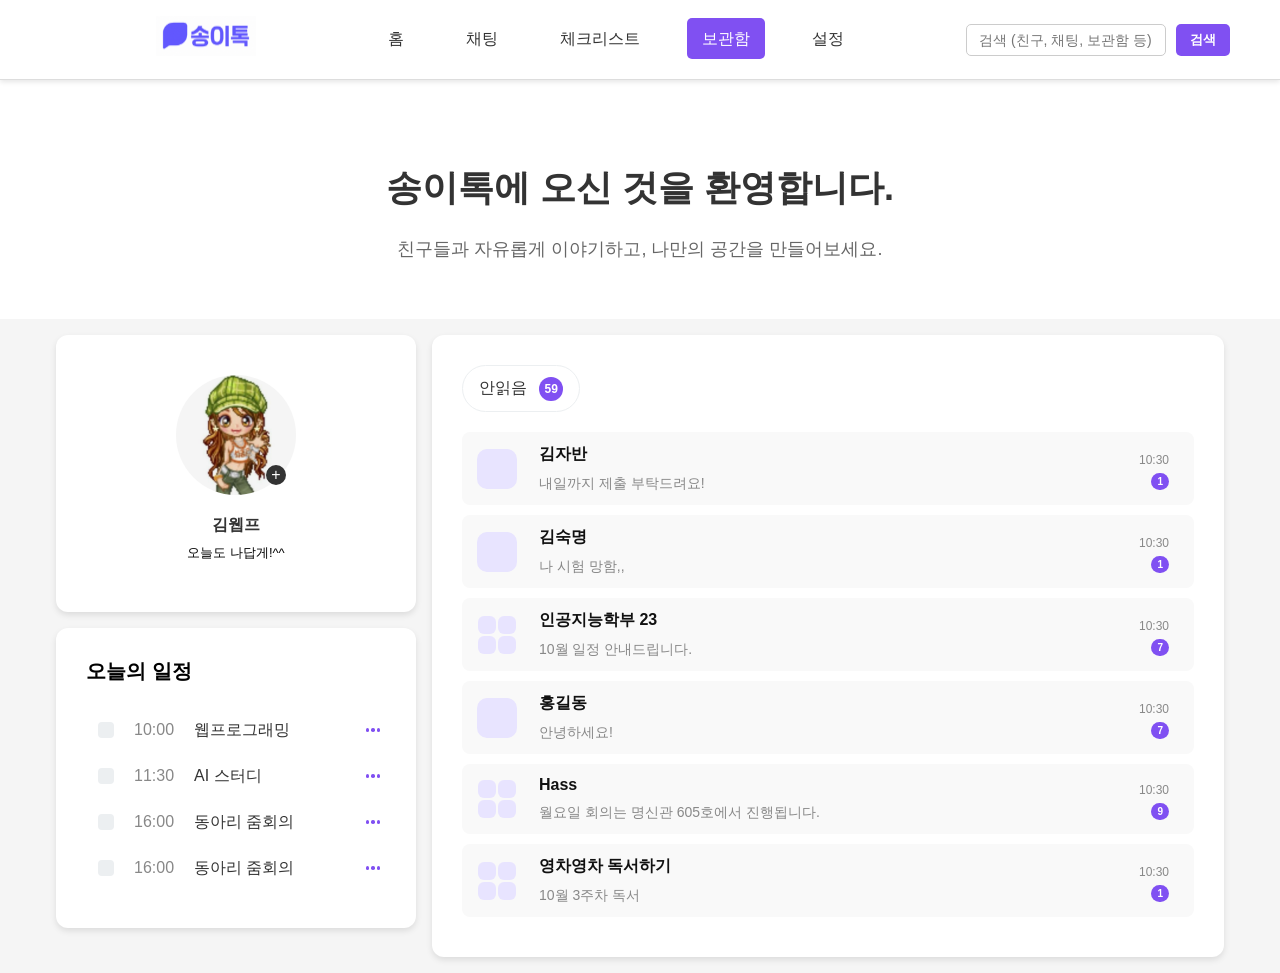
<file: index.html>
<!DOCTYPE html>
<html lang="ko">
<head>
  <meta charset="UTF-8">
  <title>송이톡 - 친구들과 소통하는 공간</title>
  <link rel="stylesheet" href="style.css">
  <link rel="stylesheet" href="css/index.css">
</head>
<body>

<!-- 네비게이션 -->
<nav>
  <div class="logo">
    <a href="9_마라탕공주들_index.html"><img src="images/9_logo.svg" alt="송이톡 로고"></a>
  </div>  
  <ul class="menu">
    <li><a href="9_마라탕공주들_index.html">홈</a></li>
    <li><a href="9_마라탕공주들_chat_list.html">채팅</a></li>
    <li><a href="9_마라탕공주들_checklist.html">체크리스트</a></li>
    <li><a href="9_마라탕공주들_history.html" class="active">보관함</a></li>
    <li><a href="9_마라탕공주들_setting.html">설정</a></li>
  </ul>
  <div class="search-container">
    <input type="text" placeholder="검색 (친구, 채팅, 보관함 등)">
    <button>검색</button>
  </div>
</nav>

<!-- 메인 영역 -->
<div class="hero">
  <h1>송이톡에 오신 것을 환영합니다.</h1>
  <p>친구들과 자유롭게 이야기하고, 나만의 공간을 만들어보세요.</p>
</div>

<!-- 메인 콘텐츠 -->
<div class="container">
  <div class="box1">

  <div class="aboutme">
    <div class ="profile-info">
      <div class="profile-img-wrap">
    <img src="images/people.png" alt="프로필사진" width="120" height="120">
    <button class="profile-btn">
      +
    </button>
    </div>

    <div class="profile-text">
      <span class="profile-name">김웹프</span>
      <span class="profile-status">오늘도 나답게!^^</span>
    </div>
    </div>

  </div>



  <div class="sidebar">
    <h3>오늘의 일정</h3>
    <ul class="todo-list">
      <li>
        <div class="todolist-info">
          <input type="checkbox"/>
          <span class="todo-status">10:00</span>
          <span class="todo-name">웹프로그래밍</span>
          
          <div class="check-delete">
            <span class="circle"></span>
            <span class="circle"></span>
            <span class="circle"></span>
        </div>
        </div>
      </li>

 

      <li>
        <div class="todolist-info">
           <input type="checkbox" />
          <span class="todo-status">11:30</span>
          <span class="todo-name">AI 스터디</span>
          <div class="check-delete">
            <span class="circle"></span>
            <span class="circle"></span>
            <span class="circle"></span>

        
    
        </div>

        
        </div>
      </li>

      <li>
        <div class="todolist-info">
          <input type="checkbox" />
          <span class="todo-status">16:00</span>
          <span class="todo-name">동아리 줌회의</span>
          <div class="check-delete">
            <span class="circle"></span>
            <span class="circle"></span>
            <span class="circle"></span>

        
        </div>

        
        </div>
      </li>

      <li>
        <div class="todolist-info">
          <input type="checkbox" />
          <span class="todo-status">16:00</span>
          <span class="todo-name">동아리 줌회의</span>
          <div class="check-delete">
            <span class="circle"></span>
            <span class="circle"></span>
            <span class="circle"></span>

        
        </div>

        
        </div>
      </li>

      
     
    </ul>
  </div>
  </div>

  <div class="main-content">

    <div class="title">
      <span>안읽음</span>
      <span class="title-num">59</span>
    </div>


    <ul class="unread-chat-list">
      <li>
        <a href="chat_detail.html">
          <span class="chat-img"></span>

          <div class="chat-text">
          <span class="chat-name">김자반</span>
          <span class="chat-preview">내일까지 제출 부탁드려요!</span>
          </div>

          <div class="chat-time">
            <span class="time">10:30</span>
          <span class="unread-count">1</span>
          </div>
        </a>
      </li>

      <li>
        <a href="chat_detail.html">
          <span class="chat-img"></span>

          <div class="chat-text">
          <span class="chat-name">김숙명</span>
          <span class="chat-preview">나 시험 망함,,</span>
          </div>
          
          <div class="chat-time">
            <span class="time">10:30</span>
          <span class="unread-count">1</span>
          </div>
        </a>
      </li>

      <li>
        <a href="chat_detail.html">
          <div class="chat-img1">
            <div class="square"></div>
            <div class="square"></div>
            <div class="square"></div>
            <div class="square"></div>
          </div>

          <div class="chat-text">
          <span class="chat-name">인공지능학부 23</span>
          <span class="chat-preview">10월 일정 안내드립니다.</span>
          </div>
          
          <div class="chat-time">
            <span class="time">10:30</span>
          <span class="unread-count">7</span>
          </div>
        </a>
      </li>


      <li>
        <a href="chat_detail.html">
          <span class="chat-img"></span>

          <div class="chat-text">
          <span class="chat-name">홍길동</span>
          <span class="chat-preview">안녕하세요!</span>
          </div>
          
          <div class="chat-time">
            <span class="time">10:30</span>
          <span class="unread-count">7</span>
          </div>
        </a>
      </li>

      <li>
        <a href="chat_detail.html">
          <div class="chat-img1">
            <div class="square"></div>
            <div class="square"></div>
            <div class="square"></div>
            <div class="square"></div>
          </div>

          <div class="chat-text">
          <span class="chat-name">Hass</span>
          <span class="chat-preview">월요일 회의는 명신관 605호에서 진행됩니다.</span>
          </div>
          
          <div class="chat-time">
            <span class="time">10:30</span>
          <span class="unread-count">9</span>
          </div>
        </a>
      </li>
      <li>
        <a href="chat_detail.html">
          <div class="chat-img1">
            <div class="square"></div>
            <div class="square"></div>
            <div class="square"></div>
            <div class="square"></div>
          </div>

          <div class="chat-text">
          <span class="chat-name">영차영차 독서하기</span>
          <span class="chat-preview">10월 3주차 독서</span>
          </div>
          
          <div class="chat-time">
            <span class="time">10:30</span>
          <span class="unread-count">1</span>
          </div>
        </a>
      </li>

      
    </ul>

  </div>
</div>

</body>
</html>
</file>
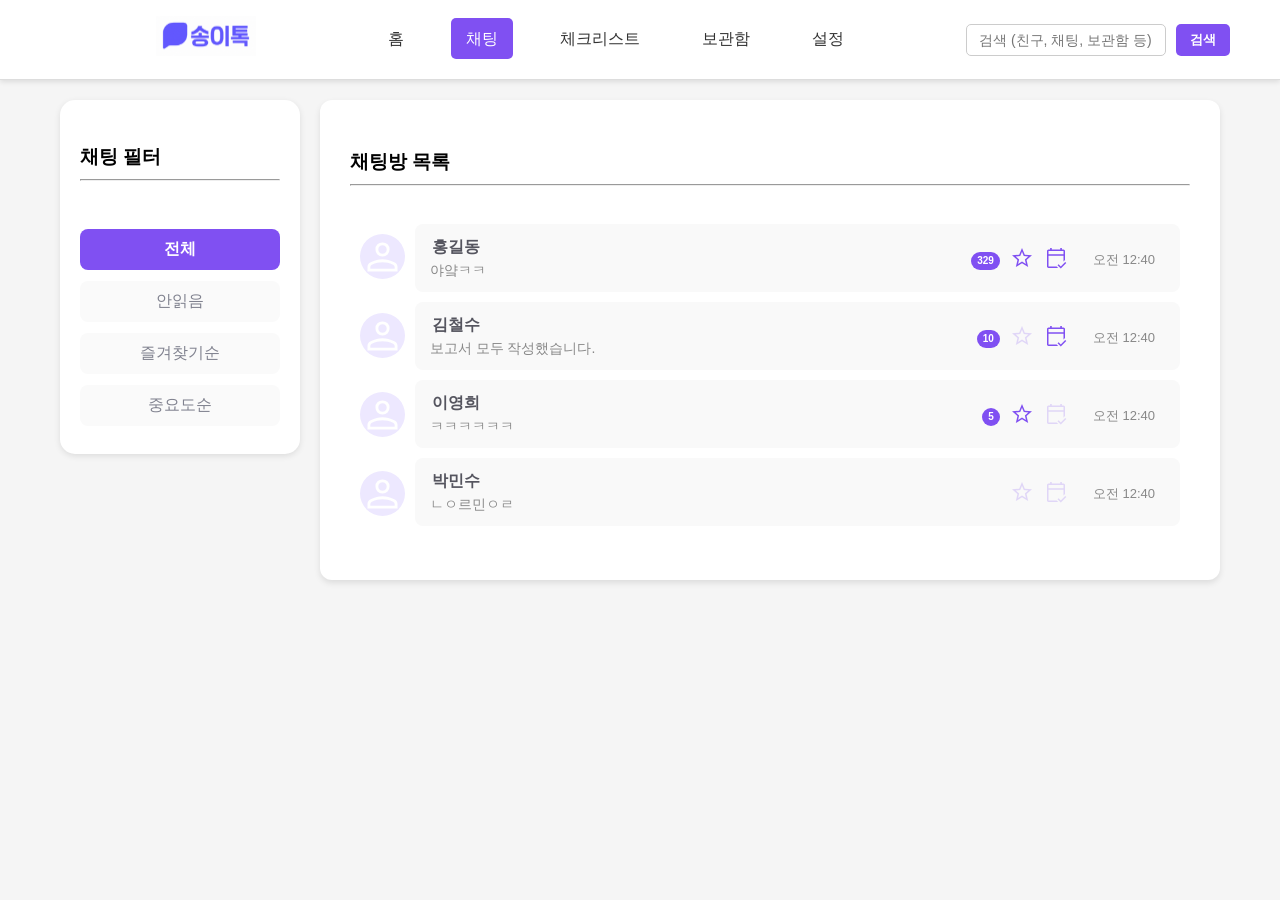
<file: 9_마라탕공주들_chat_list.html>
<!DOCTYPE html>
<html lang="ko">
<head>
  <meta charset="UTF-8">
  <title>송이톡 - 친구들과 소통하는 공간</title>
  <link rel="stylesheet" href="9_마라탕공주들_style.css">
  <link rel="stylesheet" href="css/9_마라탕공주들_chat_list.css">
</head>
<body>

  <!-- 
    채팅 목록 수정사항 (2025.10.16)
    - chat_list.html
    - chatList.css (새로 생성)
    - style.css (chatList import)
    - home.css (unread-chat-list/unread-count 색상 변경)
    - chat.css (chatroom-list li a:hover/a.active 색상 변경)

    추가 수정 (2025.10.17)
    - 텍스트 색상 수정
    - 웹폰트 적용
    - 깃헙 최신 파일에 맞추기 
  -->

<!-- 네비게이션 -->
<nav>
  <div class="logo">
    <a href="9_마라탕공주들_index.html"><img src="images/9_logo.svg" alt="송이톡 로고"></a>
  </div>
  <ul class="menu">
    <li><a href="9_마라탕공주들_index.html">홈</a></li>
    <li><a href="9_마라탕공주들_chat_list.html" class="active">채팅</a></li>
    <li><a href="9_마라탕공주들_checklist.html">체크리스트</a></li>
    <li><a href="9_마라탕공주들_history.html">보관함</a></li>
    <li><a href="9_마라탕공주들_setting.html">설정</a></li>
  </ul>
  <div class="search-container">
    <input type="text" placeholder="검색 (친구, 채팅, 보관함 등)">
    <button>검색</button>
  </div>
</nav>

<div class="container">

  <!-- 왼쪽 사이드바 -->
  <aside class="chat-list-sidebar">
    <h3>채팅 필터<hr></h3>
    <ul class="chatroom-list">
      <li><a href="#" class="active">전체</a></li>
      <li><a href="#">안읽음</a></li>
      <li><a href="#">즐겨찾기순</a></li>
      <li><a href="#">중요도순</a></li>
    </ul>
  </aside>

  <!-- 오른쪽 메인 채팅 목록 -->
  <div class="main-content chat-list">
    <h3>채팅방 목록<hr></h3>

    <div class="subBox">

      <div class="list-img">
        <ul class="unread-chat-list">
          <li>
            <img class="mini-profile" src="images/9_person_50dp_FFFFFF.svg" alt="">
          </li>
          <li>
            <img class="mini-profile" src="images/9_person_50dp_FFFFFF.svg" alt="">
          </li>
          <li>
            <img class="mini-profile" src="images/9_person_50dp_FFFFFF.svg" alt="">
          </li>
          <li>
            <img class="mini-profile" src="images/9_person_50dp_FFFFFF.svg" alt="">
          </li>
        </ul>
      </div>

      <div class="list-chat">
        <ul class="unread-chat-list">
          <li>
            <a href="9_마라탕공주들_chat_detail.html?room=홍길동">
              <div class="chat-info">
                <span class="chat-name">홍길동</span><br>
                <span class="chat-preview">야얔ㅋㅋ</span>
              </div>
              <div class="subBox">
                <span class="unread-count">329</span>
                <img class="icon" src="images/9_star_50dp_8050F2.svg" alt="">
                <img class="icon" src="images/9_calendar_check_50dp_8050F2.svg" alt="">
                <span class="time">오전 12:40</span>
              </div>
            </a>
          </li>
          <li>
            <a href="9_마라탕공주들_chat_detail.html?room=김철수">
              <div class="chat-info">
                <span class="chat-name">김철수</span><br>
                <span class="chat-preview">보고서 모두 작성했습니다.</span>
              </div>
              <span class="subBox">
               <span class="unread-count">10</span>
                <img class="icon not" src="images/9_star_50dp_8050F2.svg" alt="">
                <img class="icon" src="images/9_calendar_check_50dp_8050F2.svg" alt="">
                <span class="time">오전 12:40</span>
              </span>
            </a>
          </li>
          <li>
            <a href="9_마라탕공주들_chat_detail.html?room=이영희">
              <div class="chat-info">
                <span class="chat-name">이영희</span><br>
                <span class="chat-preview">ㅋㅋㅋㅋㅋㅋ</span>
              </div>
              <span class="subBox">
                <span class="unread-count">5</span>
                <img class="icon" src="images/9_star_50dp_8050F2.svg" alt="">
                <img class="icon not" src="images/9_calendar_check_50dp_8050F2.svg" alt="">
                <span class="time">오전 12:40</span>
              </span>
            </a>
          </li>
          <li>
            <a href="9_마라탕공주들_chat_detail.html?room=박민수">
              <div class="chat-info">
                <span class="chat-name">박민수</span><br>
                <span class="chat-preview">ㄴㅇ르민ㅇㄹ</span>
              </div>
              <span class="subBox">
                <!-- <span class="unread-count">3</span> -->
                <img class="icon not" src="images/9_star_50dp_8050F2.svg" alt="">
                <img class="icon not" src="images/9_calendar_check_50dp_8050F2.svg" alt="">
                <span class="time">오전 12:40</span>
              </span>
            </a>
          </li>
        </ul>
      </div>

    </div> <!--end subBox-->

  </div> <!--end main-content chat-list-->

</div> <!--end container-->

</body>

</html>
</file>
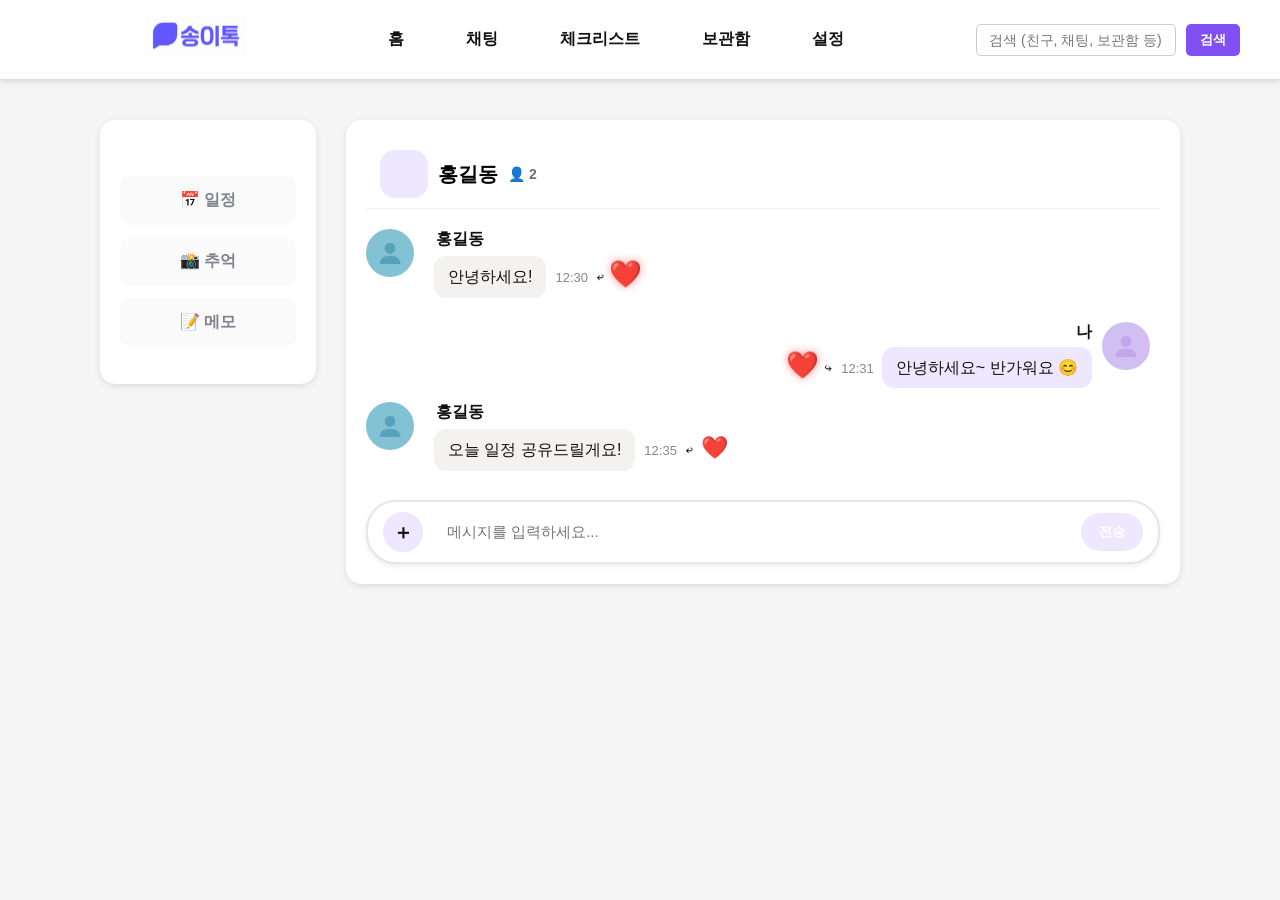
<file: 9_마라탕공주들_chat_detail.html>
<!DOCTYPE html>
<html lang="ko">
<head>
  <meta charset="UTF-8">
  <title>송이톡 - 친구들과 소통하는 공간</title>
  <link rel="stylesheet" href="9_마라탕공주들_style.css">
  <link rel="stylesheet" href="css/9_마라탕공주들_chat_detail.css">
</head>
<body>

<!-- 네비게이션 -->
<nav>
  <div class="logo">
    <a href="9_마라탕공주들_index.html"><img src="images/9_logo.svg" alt="송이톡 로고"></a>
  </div>  
  <ul class="menu">
    <li><a href="9_마라탕공주들_index.html">홈</a></li>
    <li><a href="9_마라탕공주들_chat_list.html">채팅</a></li>
    <li><a href="9_마라탕공주들_checklist.html">체크리스트</a></li>
    <li><a href="9_마라탕공주들_history.html">보관함</a></li>
    <li><a href="9_마라탕공주들_setting.html">설정</a></li>
  </ul>
  <div class="search-container">
    <input type="text" placeholder="검색 (친구, 채팅, 보관함 등)">
    <button>검색</button>
  </div>
</nav>

<!-- 메인 컨테이너 -->
<div class="container">

  <!-- 왼쪽 사이드바 -->
  <div class="sidebar">
    <h3></h3>

    <div class="widget-box">
      <a href="9_마라탕공주들_checklist.html" class="widget-item">📅 일정</a>
      <a href="9_마라탕공주들_history.html" class="widget-item">📸 추억</a>

      <input type="checkbox" id="memo-toggle" hidden>
      <label for="memo-toggle" class="widget-item">📝 메모</label>
      <div class="memo-box">
        <textarea placeholder="메모를 작성하세요..."></textarea>
      </div>
    </div>
  </div>

  <!-- 오른쪽 채팅 영역 -->
  <div class="chat-window">
    <div class="chat-header">
      <h2>홍길동</h2>
      <div class="member-count">2</div>
    </div>

    <div class="chat-messages">
      <div class="message friend">
        <img src="images/9_카톡 기본프로필 사진.jpg" alt="홍길동" class="chat-img">
        
        <div class="chat-content">
          <div class="chat-name">홍길동</div>

          <div class="bubble-row">
            <div class="bubble">안녕하세요!</div>
            <div class="meta">
              <span class="time">12:30</span>
              <span class="reply">↩</span>
              <input type="checkbox" id="heart1" checked>
              <label for="heart1" class="heart">❤️</label>
            </div>
          </div>
        </div>
      </div>
    </div>

      <div class="message me">
        <img src="images/9_profile.jpg" alt="홍길동" class="chat-img">

        <div class="chat-content">
          <div class="chat-name">나</div>

          <div class="bubble-row">
            <div class="bubble">안녕하세요~ 반가워요 😊</div>
            <div class="meta">
              <span class="time">12:31</span>
              <span class="reply">↪</span>
              <input type="checkbox" id="heart2" checked>
              <label for="heart2" class="heart">❤️</label>
            </div>
          </div>
        </div>
      </div>

      <div class="message friend">
        <img src="images/9_카톡 기본프로필 사진.jpg" alt="홍길동" class="chat-img">

        <div class="chat-content">
          <div class="chat-name">홍길동</div>

          <div class="bubble-row">
            <div class="bubble">오늘 일정 공유드릴게요!</div>
            <div class="meta">
              <span class="time">12:35</span>
              <span class="reply">↩</span>
              <input type="checkbox" id="heart3">
              <label for="heart3" class="heart">❤️</label>
            </div>
          </div>
        </div>
      </div>


    <div class="chat-input">
      <label for="file-upload" class="attach-btn">＋</label>
      <input type="file" id="file-upload" hidden>
      <input type="text" placeholder="메시지를 입력하세요...">
      <button class="send-btn">전송</button>
    </div>
  </div>

</div>

</body>
</html>
</file>
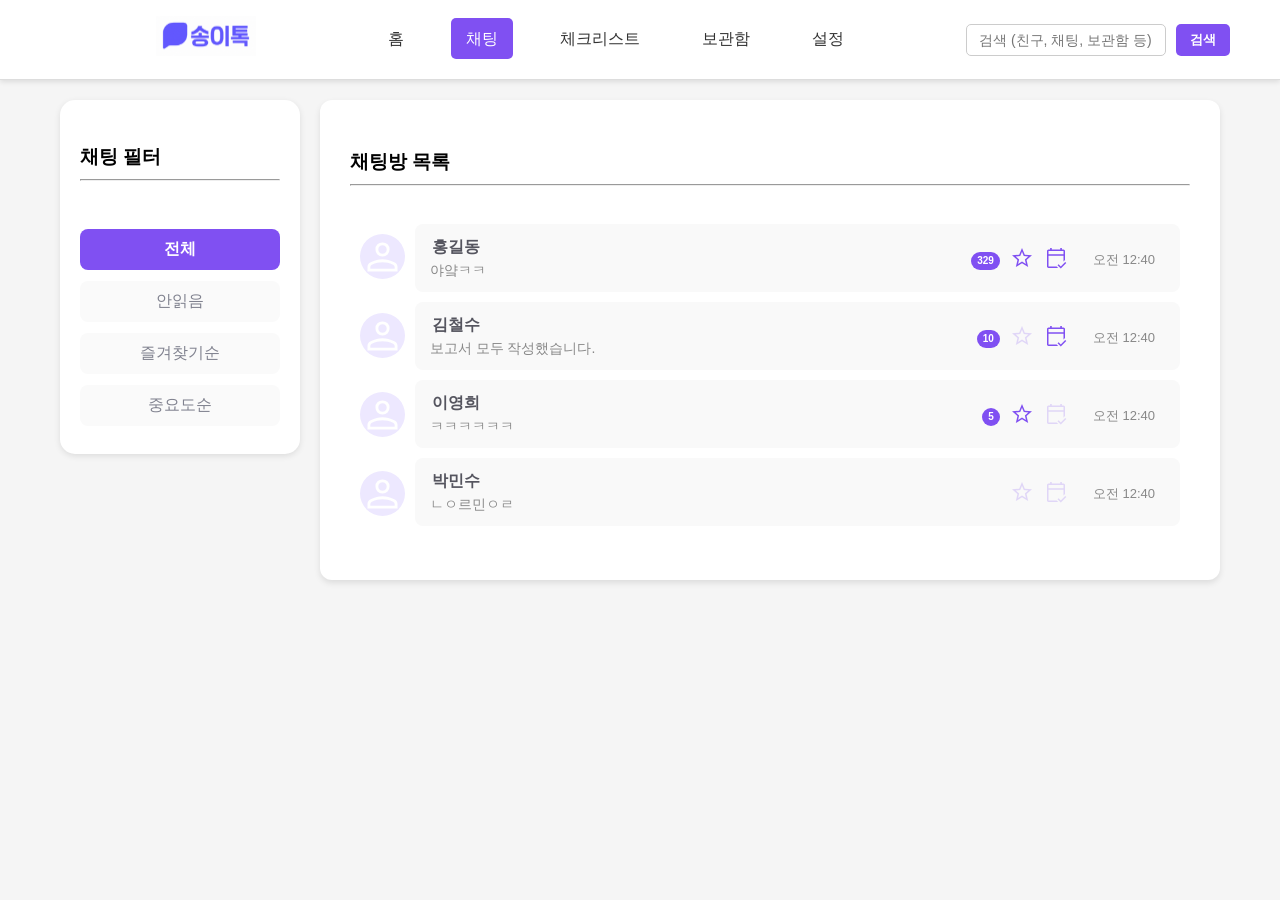
<file: 9_마라탕공주들_chat_list.html>
<!DOCTYPE html>
<html lang="ko">
<head>
  <meta charset="UTF-8">
  <title>송이톡 - 친구들과 소통하는 공간</title>
  <link rel="stylesheet" href="9_마라탕공주들_style.css">
  <link rel="stylesheet" href="css/9_마라탕공주들_chat_list.css">
</head>
<body>

  <!-- 
    채팅 목록 수정사항 (2025.10.16)
    - chat_list.html
    - chatList.css (새로 생성)
    - style.css (chatList import)
    - home.css (unread-chat-list/unread-count 색상 변경)
    - chat.css (chatroom-list li a:hover/a.active 색상 변경)

    추가 수정 (2025.10.17)
    - 텍스트 색상 수정
    - 웹폰트 적용
    - 깃헙 최신 파일에 맞추기 
  -->

<!-- 네비게이션 -->
<nav>
  <div class="logo">
    <a href="9_마라탕공주들_index.html"><img src="images/9_logo.svg" alt="송이톡 로고"></a>
  </div>  
  <ul class="menu">
    <li><a href="9_마라탕공주들_index.html">홈</a></li>
    <li><a href="9_마라탕공주들_chat_list.html" class="active">채팅</a></li>
    <li><a href="9_마라탕공주들_checklist.html">체크리스트</a></li>
    <li><a href="9_마라탕공주들_history.html">보관함</a></li>
    <li><a href="9_마라탕공주들_setting.html">설정</a></li>
  </ul>
  <div class="search-container">
    <input type="text" placeholder="검색 (친구, 채팅, 보관함 등)">
    <button>검색</button>
  </div>
</nav>

<div class="container">

  <!-- 왼쪽 사이드바 -->
  <aside class="chat-list-sidebar">
    <h3>채팅 필터<hr></h3>
    <ul class="chatroom-list">
      <li><a href="#" class="active">전체</a></li>
      <li><a href="#">안읽음</a></li>
      <li><a href="#">즐겨찾기순</a></li>
      <li><a href="#">중요도순</a></li>
    </ul>
  </aside>

  <!-- 오른쪽 메인 채팅 목록 -->
  <div class="main-content chat-list">
    <h3>채팅방 목록<hr></h3>

    <div class="subBox">

      <div class="list-img">
        <ul class="unread-chat-list">
          <li>
            <img class="mini-profile" src="images/9_person_50dp_FFFFFF.svg" alt="">
          </li>
          <li>
            <img class="mini-profile" src="images/9_person_50dp_FFFFFF.svg" alt="">
          </li>
          <li>
            <img class="mini-profile" src="images/9_person_50dp_FFFFFF.svg" alt="">
          </li>
          <li>
            <img class="mini-profile" src="images/9_person_50dp_FFFFFF.svg" alt="">
          </li>
        </ul>
      </div>

      <div class="list-chat">
        <ul class="unread-chat-list">
          <li>
            <a href="9_마라탕공주들_chat_detail.html?room=홍길동동">
              <div class="chat-info">
                <span class="chat-name">홍길동</span><br>
                <span class="chat-preview">야얔ㅋㅋ</span>
              </div>
              <div class="subBox">
                <span class="unread-count">329</span>
                <img class="icon" src="images/9_star_50dp_8050F2.svg" alt="">
                <img class="icon" src="images/9_calendar_check_50dp_8050F2.svg" alt="">
                <span class="time">오전 12:40</span>
              </div>
            </a>
          </li>
          <li>
            <a href="9_마라탕공주들_chat_detail.html?room=김철수">
              <div class="chat-info">
                <span class="chat-name">김철수</span><br>
                <span class="chat-preview">보고서 모두 작성했습니다.</span>
              </div>
              <span class="subBox">
               <span class="unread-count">10</span>
                <img class="icon not" src="images/9_star_50dp_8050F2.svg" alt="">
                <img class="icon" src="images/9_calendar_check_50dp_8050F2.svg" alt="">
                <span class="time">오전 12:40</span>
              </span>
            </a>
          </li>
          <li>
            <a href="9_마라탕공주들_chat_detail.html?room=이영희">
              <div class="chat-info">
                <span class="chat-name">이영희</span><br>
                <span class="chat-preview">ㅋㅋㅋㅋㅋㅋ</span>
              </div>
              <span class="subBox">
                <span class="unread-count">5</span>
                <img class="icon" src="images/9_star_50dp_8050F2.svg" alt="">
                <img class="icon not" src="images/9_calendar_check_50dp_8050F2.svg" alt="">
                <span class="time">오전 12:40</span>
              </span>
            </a>
          </li>
          <li>
            <a href="9_마라탕공주들_chat_detail.html?room=박민수">
              <div class="chat-info">
                <span class="chat-name">박민수</span><br>
                <span class="chat-preview">ㄴㅇ르민ㅇㄹ</span>
              </div>
              <span class="subBox">
                <!-- <span class="unread-count">3</span> -->
                <img class="icon not" src="images/9_star_50dp_8050F2.svg" alt="">
                <img class="icon not" src="images/9_calendar_check_50dp_8050F2.svg" alt="">
                <span class="time">오전 12:40</span>
              </span>
            </a>
          </li>
        </ul>
      </div>

    </div> <!--end subBox-->

  </div> <!--end main-content chat-list-->

</div> <!--end container-->

</body>

</html>
</file>
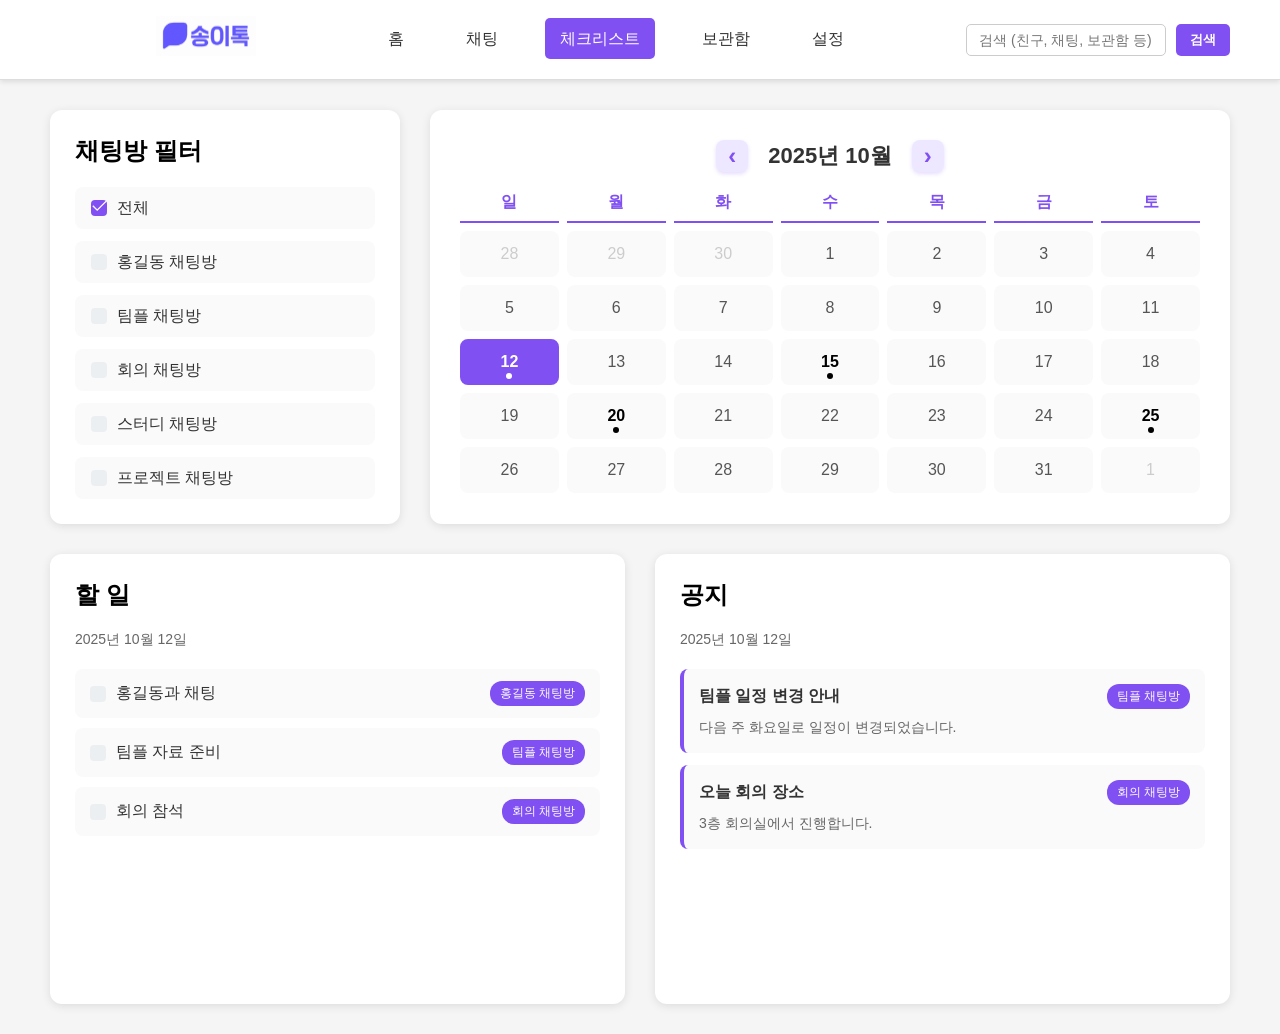
<file: 9_마라탕공주들_checklist.html>
<!DOCTYPE html>
<html lang="ko">
<head>
  <meta charset="UTF-8">
  <title>송이톡 - 친구들과 소통하는 공간</title>
  <link rel="stylesheet" href="9_마라탕공주들_style.css">
  <link rel="stylesheet" href="css/9_마라탕공주들_checklist.css">
</head>
<body>

<!-- 네비게이션 -->
<nav>
  <div class="logo">
    <a href="9_마라탕공주들_index.html"><img src="images/9_logo.svg" alt="송이톡 로고"></a>
  </div>  
  <ul class="menu">
    <li><a href="9_마라탕공주들_index.html">홈</a></li>
    <li><a href="9_마라탕공주들_chat_list.html">채팅</a></li>
    <li><a href="9_마라탕공주들_checklist.html" class="active">체크리스트</a></li>
    <li><a href="9_마라탕공주들_history.html">보관함</a></li>
    <li><a href="9_마라탕공주들_setting.html">설정</a></li>
  </ul>
  <div class="search-container">
    <input type="text" placeholder="검색 (친구, 채팅, 보관함 등)">
    <button>검색</button>
  </div>
</nav>

<!-- 날짜 선택을 위한 숨겨진 라디오 버튼들 -->
<input type="radio" name="date-select" id="date-12" class="date-radio" checked>
<input type="radio" name="date-select" id="date-15" class="date-radio">
<input type="radio" name="date-select" id="date-20" class="date-radio">
<input type="radio" name="date-select" id="date-25" class="date-radio">

<!-- 채팅방 필터를 위한 체크박스들 -->
<input type="checkbox" id="filter-all" class="filter-checkbox" checked>
<input type="checkbox" id="filter-friend" class="filter-checkbox">
<input type="checkbox" id="filter-team" class="filter-checkbox">
<input type="checkbox" id="filter-meeting" class="filter-checkbox">
<input type="checkbox" id="filter-study" class="filter-checkbox">

<div class="page-container">
    <!-- 1행: 필터 + 달력 -->
    <div class="row-top">
        <!-- 필터 섹션 -->
        <div class="filter-section">
            <h3>채팅방 필터</h3>
            <div class="filter-options">
                <label class="filter-item">
                    <input type="checkbox" checked>
                    <span>전체</span>
                </label>
                <label class="filter-item">
                    <input type="checkbox">
                    <span>홍길동 채팅방</span>
                </label>
                <label class="filter-item">
                    <input type="checkbox">
                    <span>팀플 채팅방</span>
                </label>
                <label class="filter-item">
                    <input type="checkbox">
                    <span>회의 채팅방</span>
                </label>
                <label class="filter-item">
                    <input type="checkbox">
                    <span>스터디 채팅방</span>
                </label>
                <label class="filter-item">
                    <input type="checkbox">
                    <span>프로젝트 채팅방</span>
                </label>
            </div>
        </div>

        <!-- 달력 섹션 -->
        <div class="calendar-section">
            <div class="calendar">
                <div class="calendar-header">
                    <button class="nav-button prev-month-btn">‹</button>
                    <span class="month">2025년 10월</span>
                    <button class="nav-button next-month-btn">›</button>
                </div>
                <div class="calendar-grid">
                    <div class="day-name">일</div>
                    <div class="day-name">월</div>
                    <div class="day-name">화</div>
                    <div class="day-name">수</div>
                    <div class="day-name">목</div>
                    <div class="day-name">금</div>
                    <div class="day-name">토</div>

                    <div class="day prev-month">28</div>
                    <div class="day prev-month">29</div>
                    <div class="day prev-month">30</div>
                    <div class="day">1</div>
                    <div class="day">2</div>
                    <div class="day">3</div>
                    <div class="day">4</div>

                    <div class="day">5</div>
                    <div class="day">6</div>
                    <div class="day">7</div>
                    <div class="day">8</div>
                    <div class="day">9</div>
                    <div class="day">10</div>
                    <div class="day">11</div>

                    <label for="date-12" class="day today has-tasks">12</label>
                    <div class="day">13</div>
                    <div class="day">14</div>
                    <label for="date-15" class="day has-tasks">15</label>
                    <div class="day">16</div>
                    <div class="day">17</div>
                    <div class="day">18</div>

                    <div class="day">19</div>
                    <label for="date-20" class="day has-tasks">20</label>
                    <div class="day">21</div>
                    <div class="day">22</div>
                    <div class="day">23</div>
                    <div class="day">24</div>
                    <label for="date-25" class="day has-tasks">25</label>

                    <div class="day">26</div>
                    <div class="day">27</div>
                    <div class="day">28</div>
                    <div class="day">29</div>
                    <div class="day">30</div>
                    <div class="day">31</div>
                    <div class="day next-month">1</div>
                </div>
            </div>
        </div>
    </div>

    <!-- 2행: 할 일 + 공지 -->
    <div class="row-bottom">
        <!-- 할 일 섹션 -->
        <div class="tasks-section">
            <h3>할 일</h3>
            
            <!-- 10월 12일 할 일 -->
            <div class="content-group" data-date="12">
                <div class="selected-date">2025년 10월 12일</div>
                <ul class="task-list">
                    <li class="task-item" data-chat="friend">
                        <input type="checkbox" id="task1">
                        <label for="task1">홍길동과 채팅</label>
                        <a href="9_마라탕공주들_chat_detail.html" class="chat-badge">홍길동 채팅방</a>
                    </li>
                    <li class="task-item" data-chat="team">
                        <input type="checkbox" id="task2">
                        <label for="task2">팀플 자료 준비</label>
                        <a href="9_마라탕공주들_chat_detail.html" class="chat-badge">팀플 채팅방</a>
                    </li>
                    <li class="task-item" data-chat="meeting">
                        <input type="checkbox" id="task3">
                        <label for="task3">회의 참석</label>
                        <a href="9_마라탕공주들_chat_detail.html" class="chat-badge">회의 채팅방</a>
                    </li>
                </ul>
            </div>

            <!-- 10월 15일 할 일 -->
            <div class="content-group" data-date="15">
                <div class="selected-date">2025년 10월 15일</div>
                <ul class="task-list">
                    <li class="task-item" data-chat="team">
                        <input type="checkbox" id="task4">
                        <label for="task4">프로젝트 발표 준비</label>
                        <a href="9_마라탕공주들_chat_detail.html" class="chat-badge">프로젝트 채팅방</a>
                    </li>
                    <li class="task-item" data-chat="team">
                        <input type="checkbox" id="task5">
                        <label for="task5">보고서 작성</label>
                        <a href="9_마라탕공주들_chat_detail.html" class="chat-badge">팀플 채팅방</a>
                    </li>
                </ul>
            </div>

            <!-- 10월 20일 할 일 -->
            <div class="content-group" data-date="20">
                <div class="selected-date">2025년 10월 20일</div>
                <ul class="task-list">
                    <li class="task-item" data-chat="friend">
                        <input type="checkbox" id="task6">
                        <label for="task6">친구와 약속</label>
                        <a href="9_마라탕공주들_chat_detail.html" class="chat-badge">홍길동 채팅방</a>
                    </li>
                </ul>
            </div>

            <!-- 10월 25일 할 일 -->
            <div class="content-group" data-date="25">
                <div class="selected-date">2025년 10월 25일</div>
                <ul class="task-list">
                    <li class="task-item" data-chat="study">
                        <input type="checkbox" id="task7">
                        <label for="task7">스터디 모임</label>
                        <a href="9_마라탕공주들_chat_detail.html" class="chat-badge">스터디 채팅방</a>
                    </li>
                    <li class="task-item" data-chat="study">
                        <input type="checkbox" id="task8" checked>
                        <label for="task8">도서관 예약</label>
                        <a href="9_마라탕공주들_chat_detail.html" class="chat-badge">스터디 채팅방</a>
                    </li>
                </ul>
            </div>
        </div>

        <!-- 공지 섹션 -->
        <div class="notice-section">
            <h3>공지</h3>
            
            <!-- 10월 12일 공지 -->
            <div class="content-group" data-date="12">
                <div class="selected-date">2025년 10월 12일</div>
                <ul class="notice-list">
                    <li class="notice-item" data-chat="team">
                        <div class="notice-header">
                            <strong>팀플 일정 변경 안내</strong>
                            <a href="9_마라탕공주들_chat_detail.html" class="chat-badge">팀플 채팅방</a>
                        </div>
                        <p class="notice-content">다음 주 화요일로 일정이 변경되었습니다.</p>
                    </li>
                    <li class="notice-item" data-chat="meeting">
                        <div class="notice-header">
                            <strong>오늘 회의 장소</strong>
                            <a href="9_마라탕공주들_chat_detail.html" class="chat-badge">회의 채팅방</a>
                        </div>
                        <p class="notice-content">3층 회의실에서 진행합니다.</p>
                    </li>
                </ul>
            </div>

            <!-- 10월 15일 공지 -->
            <div class="content-group" data-date="15">
                <div class="selected-date">2025년 10월 15일</div>
                <ul class="notice-list">
                    <li class="notice-item" data-chat="team">
                        <div class="notice-header">
                            <strong>프로젝트 중간 발표</strong>
                            <a href="9_마라탕공주들_chat_detail.html" class="chat-badge">프로젝트 채팅방</a>
                        </div>
                        <p class="notice-content">발표 자료는 하루 전까지 공유 부탁드립니다.</p>
                    </li>
                </ul>
            </div>

            <!-- 10월 20일 공지 -->
            <div class="content-group" data-date="20">
                <div class="selected-date">2025년 10월 20일</div>
                <ul class="notice-list">
                    <li class="notice-item" data-chat="friend">
                        <div class="notice-header">
                            <strong>약속 장소 확인</strong>
                            <a href="9_마라탕공주들_chat_detail.html" class="chat-badge">홍길동 채팅방</a>
                        </div>
                        <p class="notice-content">강남역 2번 출구에서 만나요!</p>
                    </li>
                </ul>
            </div>

            <!-- 10월 25일 공지 -->
            <div class="content-group" data-date="25">
                <div class="selected-date">2025년 10월 25일</div>
                <ul class="notice-list">
                    <li class="notice-item" data-chat="study">
                        <div class="notice-header">
                            <strong>스터디 자료 공유</strong>
                            <a href="9_마라탕공주들_chat_detail.html" class="chat-badge">스터디 채팅방</a>
                        </div>
                        <p class="notice-content">이번 주 학습 자료가 업로드되었습니다.</p>
                    </li>
                </ul>
            </div>
        </div>
    </div>
</div>

</body>
</html>
</file>
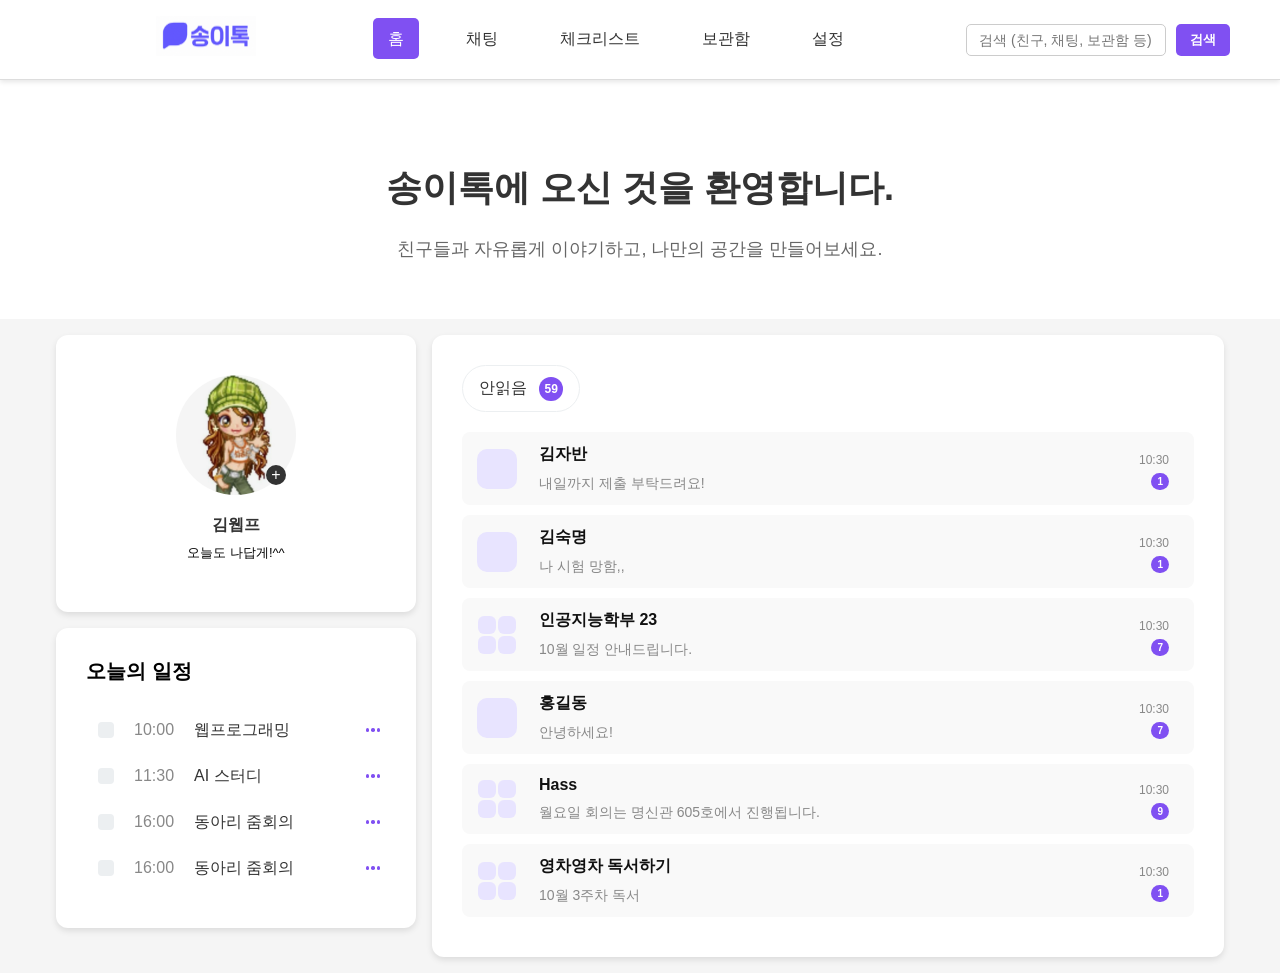
<file: 9_마라탕공주들_index.html>
<!DOCTYPE html>
<html lang="ko">
<head>
  <meta charset="UTF-8">
  <title>송이톡 - 친구들과 소통하는 공간</title>
  <link rel="stylesheet" href="9_마라탕공주들_style.css">
  <link rel="stylesheet" href="css/9_마라탕공주들_index.css">
</head>
<body>

<!-- 네비게이션 -->
<nav>
  <div class="logo">
    <a href="9_마라탕공주들_index.html"><img src="images/9_logo.svg" alt="송이톡 로고"></a>
  </div>  
  <ul class="menu">
    <li><a href="9_마라탕공주들_index.html" class="active">홈</a></li>
    <li><a href="9_마라탕공주들_chat_list.html">채팅</a></li>
    <li><a href="9_마라탕공주들_checklist.html">체크리스트</a></li>
    <li><a href="9_마라탕공주들_history.html">보관함</a></li>
    <li><a href="9_마라탕공주들_setting.html">설정</a></li>
  </ul>
  <div class="search-container">
    <input type="text" placeholder="검색 (친구, 채팅, 보관함 등)">
    <button>검색</button>
  </div>
</nav>

<!-- 메인 영역 -->
<div class="hero">
  <h1>송이톡에 오신 것을 환영합니다.</h1>
  <p>친구들과 자유롭게 이야기하고, 나만의 공간을 만들어보세요.</p>
</div>

<!-- 메인 콘텐츠 -->
<div class="container">
  <div class="box1">

  <div class="aboutme">
    <div class ="profile-info">
      <div class="profile-img-wrap">
    <img src="images/9_people.png" alt="프로필사진" width="120" height="120">
    <button class="profile-btn">
      +
    </button>
    </div>

    <div class="profile-text">
      <span class="profile-name">김웹프</span>
      <span class="profile-status">오늘도 나답게!^^</span>
    </div>
    </div>

  </div>



  <div class="sidebar">
    <h3>오늘의 일정</h3>
    <ul class="todo-list">
      <li>
        <div class="todolist-info">
          <input type="checkbox"/>
          <span class="todo-status">10:00</span>
          <span class="todo-name">웹프로그래밍</span>
          
          <div class="check-delete">
            <span class="circle"></span>
            <span class="circle"></span>
            <span class="circle"></span>
        </div>
        </div>
      </li>

 

      <li>
        <div class="todolist-info">
           <input type="checkbox" />
          <span class="todo-status">11:30</span>
          <span class="todo-name">AI 스터디</span>
          <div class="check-delete">
            <span class="circle"></span>
            <span class="circle"></span>
            <span class="circle"></span>

        
    
        </div>

        
        </div>
      </li>

      <li>
        <div class="todolist-info">
          <input type="checkbox" />
          <span class="todo-status">16:00</span>
          <span class="todo-name">동아리 줌회의</span>
          <div class="check-delete">
            <span class="circle"></span>
            <span class="circle"></span>
            <span class="circle"></span>

        
        </div>

        
        </div>
      </li>

      <li>
        <div class="todolist-info">
          <input type="checkbox" />
          <span class="todo-status">16:00</span>
          <span class="todo-name">동아리 줌회의</span>
          <div class="check-delete">
            <span class="circle"></span>
            <span class="circle"></span>
            <span class="circle"></span>

        
        </div>

        
        </div>
      </li>

      
     
    </ul>
  </div>
  </div>

  <div class="main-content">

    <div class="title">
      <span>안읽음</span>
      <span class="title-num">59</span>
    </div>


    <ul class="unread-chat-list">
      <li>
        <a href="9_마라탕공주들_chat_detail.html">
          <span class="chat-img"></span>

          <div class="chat-text">
          <span class="chat-name">김자반</span>
          <span class="chat-preview">내일까지 제출 부탁드려요!</span>
          </div>

          <div class="chat-time">
            <span class="time">10:30</span>
          <span class="unread-count">1</span>
          </div>
        </a>
      </li>

      <li>
        <a href="9_마라탕공주들_chat_detail.html">
          <span class="chat-img"></span>

          <div class="chat-text">
          <span class="chat-name">김숙명</span>
          <span class="chat-preview">나 시험 망함,,</span>
          </div>
          
          <div class="chat-time">
            <span class="time">10:30</span>
          <span class="unread-count">1</span>
          </div>
        </a>
      </li>

      <li>
        <a href="9_마라탕공주들_chat_detail.html">
          <div class="chat-img1">
            <div class="square"></div>
            <div class="square"></div>
            <div class="square"></div>
            <div class="square"></div>
          </div>

          <div class="chat-text">
          <span class="chat-name">인공지능학부 23</span>
          <span class="chat-preview">10월 일정 안내드립니다.</span>
          </div>
          
          <div class="chat-time">
            <span class="time">10:30</span>
          <span class="unread-count">7</span>
          </div>
        </a>
      </li>


      <li>
        <a href="9_마라탕공주들_chat_detail.html">
          <span class="chat-img"></span>

          <div class="chat-text">
          <span class="chat-name">홍길동</span>
          <span class="chat-preview">안녕하세요!</span>
          </div>
          
          <div class="chat-time">
            <span class="time">10:30</span>
          <span class="unread-count">7</span>
          </div>
        </a>
      </li>

      <li>
        <a href="9_마라탕공주들_chat_detail.html">
          <div class="chat-img1">
            <div class="square"></div>
            <div class="square"></div>
            <div class="square"></div>
            <div class="square"></div>
          </div>

          <div class="chat-text">
          <span class="chat-name">Hass</span>
          <span class="chat-preview">월요일 회의는 명신관 605호에서 진행됩니다.</span>
          </div>
          
          <div class="chat-time">
            <span class="time">10:30</span>
          <span class="unread-count">9</span>
          </div>
        </a>
      </li>
      <li>
        <a href="9_마라탕공주들_chat_detail.html">
          <div class="chat-img1">
            <div class="square"></div>
            <div class="square"></div>
            <div class="square"></div>
            <div class="square"></div>
          </div>

          <div class="chat-text">
          <span class="chat-name">영차영차 독서하기</span>
          <span class="chat-preview">10월 3주차 독서</span>
          </div>
          
          <div class="chat-time">
            <span class="time">10:30</span>
          <span class="unread-count">1</span>
          </div>
        </a>
      </li>

      
    </ul>

  </div>
</div>

</body>
</html>
</file>
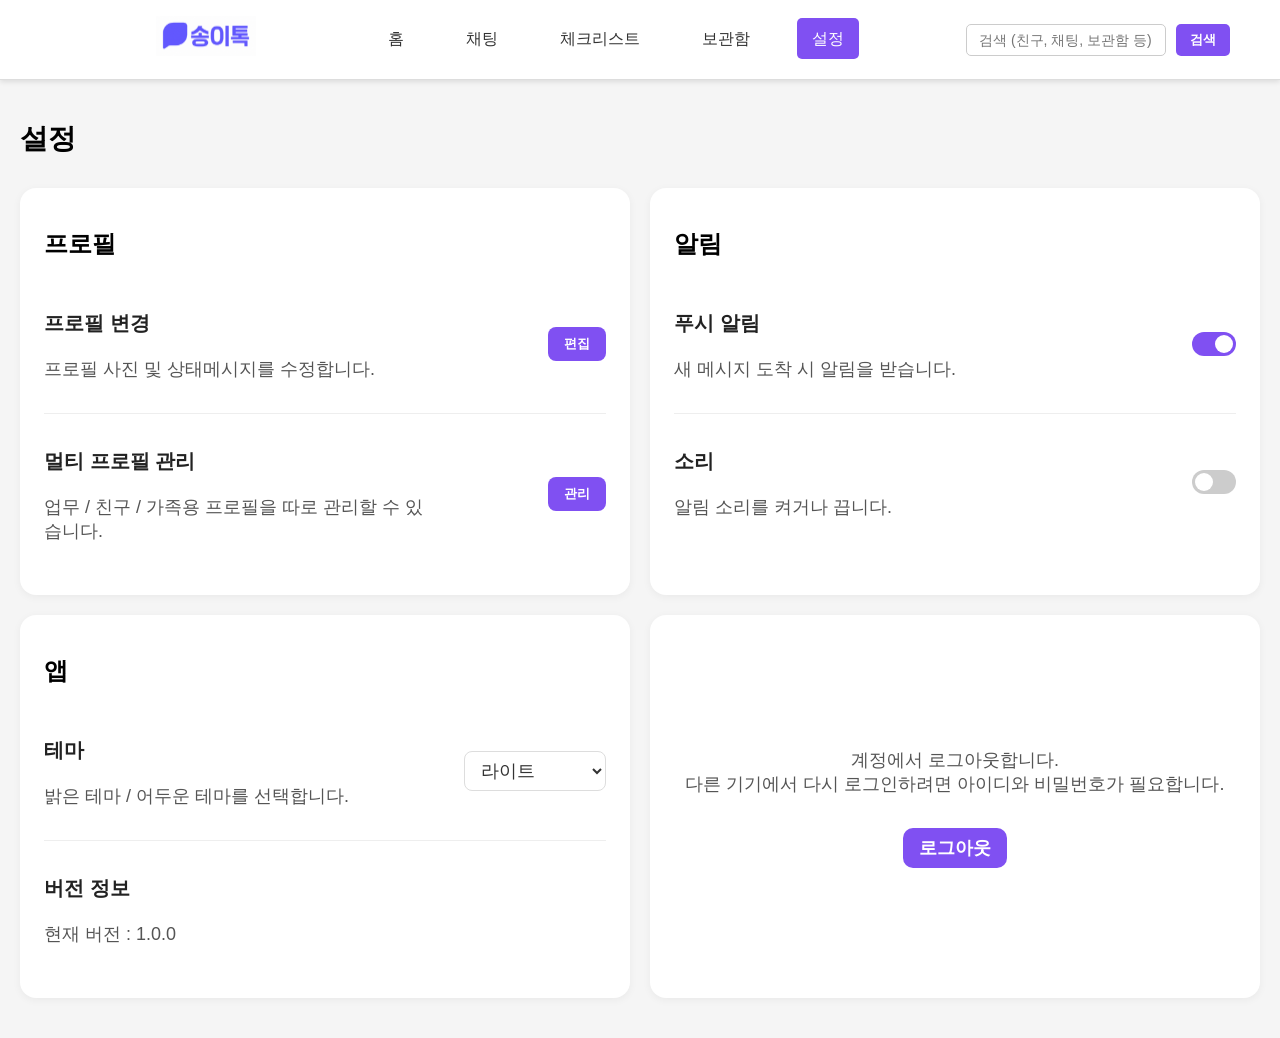
<file: 9_마라탕공주들_setting.html>
<!DOCTYPE html>
<html lang="ko">
<head>
  <meta charset="UTF-8">
  <title>송이톡 - 친구들과 소통하는 공간</title>
  <link rel="stylesheet" href="9_마라탕공주들_style.css">
  <link rel="stylesheet" href="css/9_마라탕공주들_setting.css">
</head>
<body>

<!-- 네비게이션 -->
<nav>
  <div class="logo">
    <a href="9_마라탕공주들_index.html"><img src="images/9_logo.svg" alt="송이톡 로고"></a>
  </div>  
  <ul class="menu">
    <li><a href="9_마라탕공주들_index.html">홈</a></li>
    <li><a href="9_마라탕공주들_chat_list.html">채팅</a></li>
    <li><a href="9_마라탕공주들_checklist.html">체크리스트</a></li>
    <li><a href="9_마라탕공주들_history.html">보관함</a></li>
    <li><a href="9_마라탕공주들_setting.html" class="active">설정</a></li>
  </ul>
  <div class="search-container">
    <input type="text" placeholder="검색 (친구, 채팅, 보관함 등)">
    <button>검색</button>
  </div>
</nav>

<main class="settings-container">
  
  <h1>설정</h1>

  <div class="cards-grid">

    <!-- 프로필 카드 -->
    <section class="setting-card">
      <h2>프로필</h2>
      <div class="setting-item">
        <div class="item-info">
          <p class="item-title">프로필 변경</p>
          <p class="item-desc">프로필 사진 및 상태메시지를 수정합니다.</p>
        </div>
        <button class="setting-btn">편집</button>
      </div>
      <div class="setting-item">
        <div class="item-info">
          <p class="item-title">멀티 프로필 관리</p>
          <p class="item-desc">업무 / 친구 / 가족용 프로필을 따로 관리할 수 있습니다.</p>
        </div>
        <button class="setting-btn">관리</button>
      </div>
    </section>

    <!-- 알림 카드 -->
    <section class="setting-card">
      <h2>알림</h2>
      <div class="setting-item">
        <div class="item-info">
          <p class="item-title">푸시 알림</p>
          <p class="item-desc">새 메시지 도착 시 알림을 받습니다.</p>
        </div>
        <label class="toggle">
          <input type="checkbox" checked>
          <span class="slider"></span>
        </label>
      </div>
      <div class="setting-item">
        <div class="item-info">
          <p class="item-title">소리</p>
          <p class="item-desc">알림 소리를 켜거나 끕니다.</p>
        </div>
        <label class="toggle">
          <input type="checkbox">
          <span class="slider"></span>
        </label>
      </div>
    </section>

    <!-- 앱 카드 -->
    <section class="setting-card">
      <h2>앱</h2>
      <div class="setting-item">
        <div class="item-info">
          <p class="item-title">테마</p>
          <p class="item-desc">밝은 테마 / 어두운 테마를 선택합니다.</p>
        </div>
        <select class="theme-select">
          <option>라이트</option>
          <option>다크</option>
          <option>시스템 설정</option>
        </select>
      </div>
      <div class="setting-item">
        <div class="item-info">
          <p class="item-title">버전 정보</p>
          <p class="item-desc">현재 버전 : 1.0.0</p>
        </div>
      </div>
    </section>

    <!-- 로그아웃 카드 -->
    <section class="setting-card logout-section">
      <p class="item-desc" style="margin-bottom:16px; font-size:18px; color:#555;">
        계정에서 로그아웃합니다.<br/>다른 기기에서 다시 로그인하려면 아이디와 비밀번호가 필요합니다.
      </p>
      <button class="logout-btn">로그아웃</button>
    </section>

  </div>
</main>

</body>
</html>
</file>
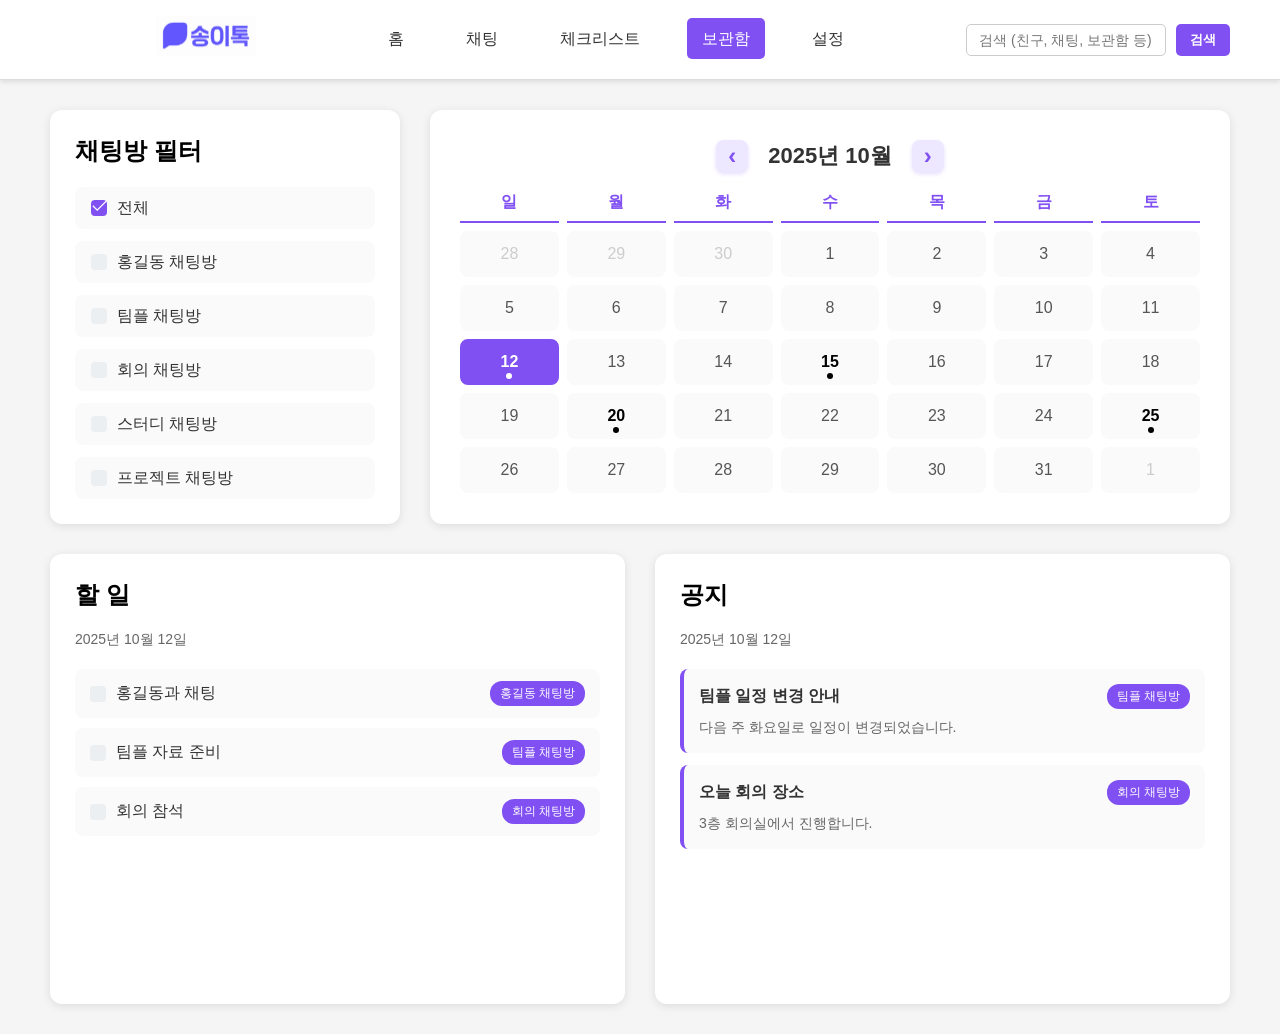
<file: checklist.html>
<!DOCTYPE html>
<html lang="ko">
<head>
  <meta charset="UTF-8">
  <title>송이톡 - 친구들과 소통하는 공간</title>
  <link rel="stylesheet" href="style.css">
  <link rel="stylesheet" href="css/checklist.css">
</head>
<body>

<!-- 네비게이션 -->
<nav>
  <div class="logo">
    <a href="9_마라탕공주들_index.html"><img src="images/9_logo.svg" alt="송이톡 로고"></a>
  </div>  
  <ul class="menu">
    <li><a href="9_마라탕공주들_index.html">홈</a></li>
    <li><a href="9_마라탕공주들_chat_list.html">채팅</a></li>
    <li><a href="9_마라탕공주들_checklist.html">체크리스트</a></li>
    <li><a href="9_마라탕공주들_history.html" class="active">보관함</a></li>
    <li><a href="9_마라탕공주들_setting.html">설정</a></li>
  </ul>
  <div class="search-container">
    <input type="text" placeholder="검색 (친구, 채팅, 보관함 등)">
    <button>검색</button>
  </div>
</nav>

<!-- 날짜 선택을 위한 숨겨진 라디오 버튼들 -->
<input type="radio" name="date-select" id="date-12" class="date-radio" checked>
<input type="radio" name="date-select" id="date-15" class="date-radio">
<input type="radio" name="date-select" id="date-20" class="date-radio">
<input type="radio" name="date-select" id="date-25" class="date-radio">

<!-- 채팅방 필터를 위한 체크박스들 -->
<input type="checkbox" id="filter-all" class="filter-checkbox" checked>
<input type="checkbox" id="filter-friend" class="filter-checkbox">
<input type="checkbox" id="filter-team" class="filter-checkbox">
<input type="checkbox" id="filter-meeting" class="filter-checkbox">
<input type="checkbox" id="filter-study" class="filter-checkbox">

<div class="page-container">
    <!-- 1행: 필터 + 달력 -->
    <div class="row-top">
        <!-- 필터 섹션 -->
        <div class="filter-section">
            <h3>채팅방 필터</h3>
            <div class="filter-options">
                <label class="filter-item">
                    <input type="checkbox" checked>
                    <span>전체</span>
                </label>
                <label class="filter-item">
                    <input type="checkbox">
                    <span>홍길동 채팅방</span>
                </label>
                <label class="filter-item">
                    <input type="checkbox">
                    <span>팀플 채팅방</span>
                </label>
                <label class="filter-item">
                    <input type="checkbox">
                    <span>회의 채팅방</span>
                </label>
                <label class="filter-item">
                    <input type="checkbox">
                    <span>스터디 채팅방</span>
                </label>
                <label class="filter-item">
                    <input type="checkbox">
                    <span>프로젝트 채팅방</span>
                </label>
            </div>
        </div>

        <!-- 달력 섹션 -->
        <div class="calendar-section">
            <div class="calendar">
                <div class="calendar-header">
                    <button class="nav-button prev-month-btn">‹</button>
                    <span class="month">2025년 10월</span>
                    <button class="nav-button next-month-btn">›</button>
                </div>
                <div class="calendar-grid">
                    <div class="day-name">일</div>
                    <div class="day-name">월</div>
                    <div class="day-name">화</div>
                    <div class="day-name">수</div>
                    <div class="day-name">목</div>
                    <div class="day-name">금</div>
                    <div class="day-name">토</div>

                    <div class="day prev-month">28</div>
                    <div class="day prev-month">29</div>
                    <div class="day prev-month">30</div>
                    <div class="day">1</div>
                    <div class="day">2</div>
                    <div class="day">3</div>
                    <div class="day">4</div>

                    <div class="day">5</div>
                    <div class="day">6</div>
                    <div class="day">7</div>
                    <div class="day">8</div>
                    <div class="day">9</div>
                    <div class="day">10</div>
                    <div class="day">11</div>

                    <label for="date-12" class="day today has-tasks">12</label>
                    <div class="day">13</div>
                    <div class="day">14</div>
                    <label for="date-15" class="day has-tasks">15</label>
                    <div class="day">16</div>
                    <div class="day">17</div>
                    <div class="day">18</div>

                    <div class="day">19</div>
                    <label for="date-20" class="day has-tasks">20</label>
                    <div class="day">21</div>
                    <div class="day">22</div>
                    <div class="day">23</div>
                    <div class="day">24</div>
                    <label for="date-25" class="day has-tasks">25</label>

                    <div class="day">26</div>
                    <div class="day">27</div>
                    <div class="day">28</div>
                    <div class="day">29</div>
                    <div class="day">30</div>
                    <div class="day">31</div>
                    <div class="day next-month">1</div>
                </div>
            </div>
        </div>
    </div>

    <!-- 2행: 할 일 + 공지 -->
    <div class="row-bottom">
        <!-- 할 일 섹션 -->
        <div class="tasks-section">
            <h3>할 일</h3>
            
            <!-- 10월 12일 할 일 -->
            <div class="content-group" data-date="12">
                <div class="selected-date">2025년 10월 12일</div>
                <ul class="task-list">
                    <li class="task-item" data-chat="friend">
                        <input type="checkbox" id="task1">
                        <label for="task1">홍길동과 채팅</label>
                        <a href="chat_detail.html" class="chat-badge">홍길동 채팅방</a>
                    </li>
                    <li class="task-item" data-chat="team">
                        <input type="checkbox" id="task2">
                        <label for="task2">팀플 자료 준비</label>
                        <a href="chat_detail.html" class="chat-badge">팀플 채팅방</a>
                    </li>
                    <li class="task-item" data-chat="meeting">
                        <input type="checkbox" id="task3">
                        <label for="task3">회의 참석</label>
                        <a href="chat_detail.html" class="chat-badge">회의 채팅방</a>
                    </li>
                </ul>
            </div>

            <!-- 10월 15일 할 일 -->
            <div class="content-group" data-date="15">
                <div class="selected-date">2025년 10월 15일</div>
                <ul class="task-list">
                    <li class="task-item" data-chat="team">
                        <input type="checkbox" id="task4">
                        <label for="task4">프로젝트 발표 준비</label>
                        <a href="chat_detail.html" class="chat-badge">프로젝트 채팅방</a>
                    </li>
                    <li class="task-item" data-chat="team">
                        <input type="checkbox" id="task5">
                        <label for="task5">보고서 작성</label>
                        <a href="chat_detail.html" class="chat-badge">팀플 채팅방</a>
                    </li>
                </ul>
            </div>

            <!-- 10월 20일 할 일 -->
            <div class="content-group" data-date="20">
                <div class="selected-date">2025년 10월 20일</div>
                <ul class="task-list">
                    <li class="task-item" data-chat="friend">
                        <input type="checkbox" id="task6">
                        <label for="task6">친구와 약속</label>
                        <a href="chat_detail.html" class="chat-badge">홍길동 채팅방</a>
                    </li>
                </ul>
            </div>

            <!-- 10월 25일 할 일 -->
            <div class="content-group" data-date="25">
                <div class="selected-date">2025년 10월 25일</div>
                <ul class="task-list">
                    <li class="task-item" data-chat="study">
                        <input type="checkbox" id="task7">
                        <label for="task7">스터디 모임</label>
                        <a href="chat_detail.html" class="chat-badge">스터디 채팅방</a>
                    </li>
                    <li class="task-item" data-chat="study">
                        <input type="checkbox" id="task8" checked>
                        <label for="task8">도서관 예약</label>
                        <a href="chat_detail.html" class="chat-badge">스터디 채팅방</a>
                    </li>
                </ul>
            </div>
        </div>

        <!-- 공지 섹션 -->
        <div class="notice-section">
            <h3>공지</h3>
            
            <!-- 10월 12일 공지 -->
            <div class="content-group" data-date="12">
                <div class="selected-date">2025년 10월 12일</div>
                <ul class="notice-list">
                    <li class="notice-item" data-chat="team">
                        <div class="notice-header">
                            <strong>팀플 일정 변경 안내</strong>
                            <a href="chat_detail.html" class="chat-badge">팀플 채팅방</a>
                        </div>
                        <p class="notice-content">다음 주 화요일로 일정이 변경되었습니다.</p>
                    </li>
                    <li class="notice-item" data-chat="meeting">
                        <div class="notice-header">
                            <strong>오늘 회의 장소</strong>
                            <a href="chat_detail.html" class="chat-badge">회의 채팅방</a>
                        </div>
                        <p class="notice-content">3층 회의실에서 진행합니다.</p>
                    </li>
                </ul>
            </div>

            <!-- 10월 15일 공지 -->
            <div class="content-group" data-date="15">
                <div class="selected-date">2025년 10월 15일</div>
                <ul class="notice-list">
                    <li class="notice-item" data-chat="team">
                        <div class="notice-header">
                            <strong>프로젝트 중간 발표</strong>
                            <a href="chat_detail.html" class="chat-badge">프로젝트 채팅방</a>
                        </div>
                        <p class="notice-content">발표 자료는 하루 전까지 공유 부탁드립니다.</p>
                    </li>
                </ul>
            </div>

            <!-- 10월 20일 공지 -->
            <div class="content-group" data-date="20">
                <div class="selected-date">2025년 10월 20일</div>
                <ul class="notice-list">
                    <li class="notice-item" data-chat="friend">
                        <div class="notice-header">
                            <strong>약속 장소 확인</strong>
                            <a href="chat_detail.html" class="chat-badge">홍길동 채팅방</a>
                        </div>
                        <p class="notice-content">강남역 2번 출구에서 만나요!</p>
                    </li>
                </ul>
            </div>

            <!-- 10월 25일 공지 -->
            <div class="content-group" data-date="25">
                <div class="selected-date">2025년 10월 25일</div>
                <ul class="notice-list">
                    <li class="notice-item" data-chat="study">
                        <div class="notice-header">
                            <strong>스터디 자료 공유</strong>
                            <a href="chat_detail.html" class="chat-badge">스터디 채팅방</a>
                        </div>
                        <p class="notice-content">이번 주 학습 자료가 업로드되었습니다.</p>
                    </li>
                </ul>
            </div>
        </div>
    </div>
</div>

</body>
</html>
</file>
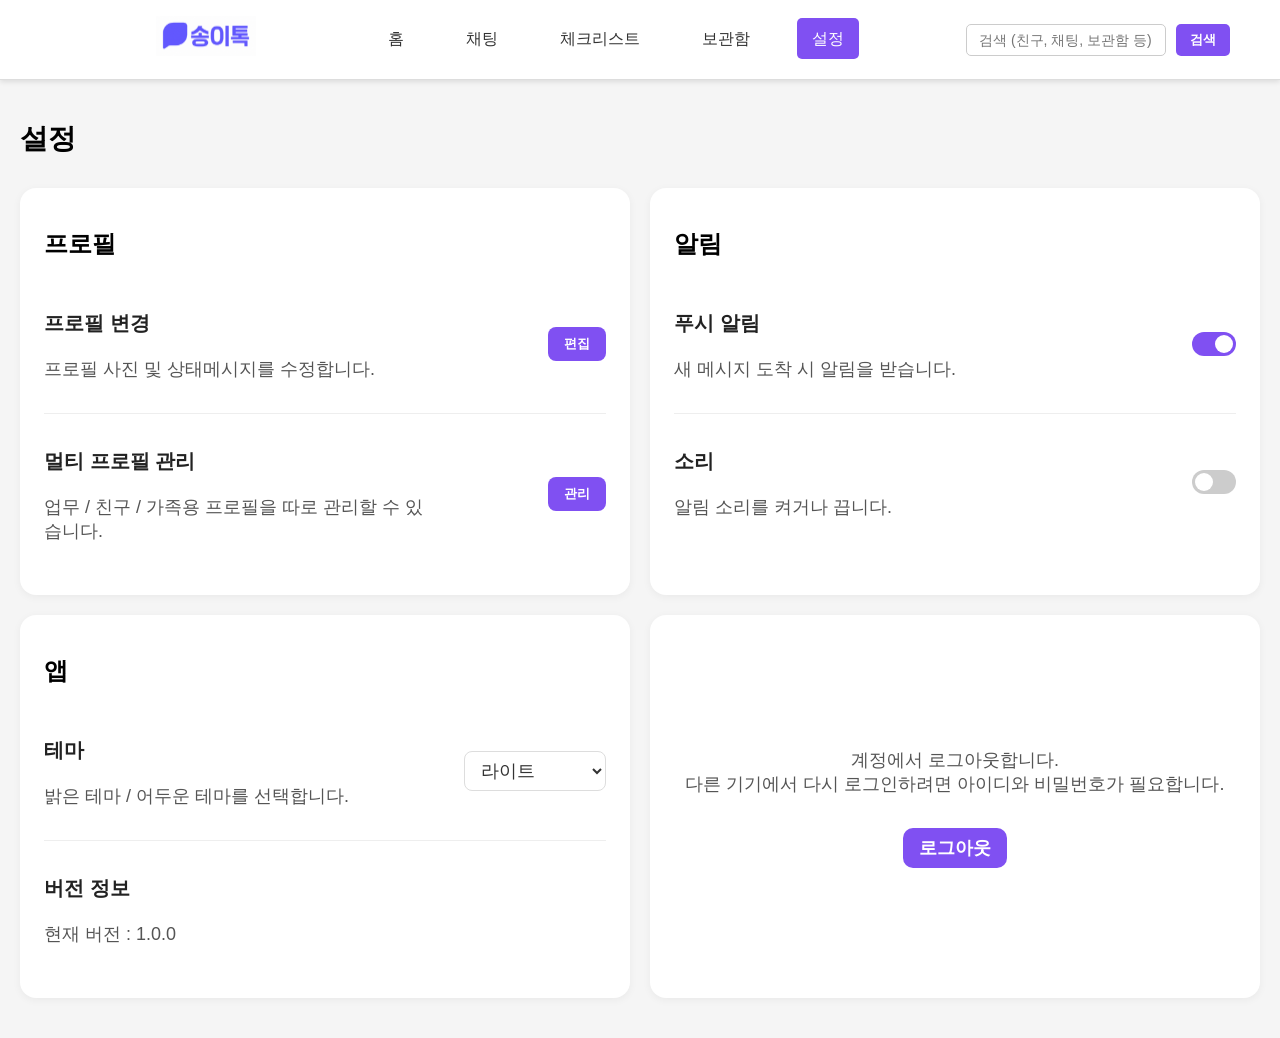
<file: setting.html>
<!DOCTYPE html>
<html lang="ko">
<head>
  <meta charset="UTF-8">
  <title>송이톡 - 친구들과 소통하는 공간</title>
  <link rel="stylesheet" href="9_마라탕공주들_style.css">
  <link rel="stylesheet" href="css/9_마라탕공주들_setting.css">
</head>
<body>

<!-- 네비게이션 -->
<nav>
  <div class="logo">
    <a href="9_마라탕공주들_index.html"><img src="images/logo.svg" alt="송이톡 로고"></a>
  </div>  
  <ul class="menu">
    <li><a href="9_마라탕공주들_index.html">홈</a></li>
    <li><a href="9_마라탕공주들_chat_list.html">채팅</a></li>
    <li><a href="9_마라탕공주들_checklist.html">체크리스트</a></li>
    <li><a href="9_마라탕공주들_history.html">보관함</a></li>
    <li><a href="9_마라탕공주들_setting.html" class="active">설정</a></li>
  </ul>
  <div class="search-container">
    <input type="text" placeholder="검색 (친구, 채팅, 보관함 등)">
    <button>검색</button>
  </div>
</nav>

<main class="settings-container">
  
  <h1>설정</h1>

  <div class="cards-grid">

    <!-- 프로필 카드 -->
    <section class="setting-card">
      <h2>프로필</h2>
      <div class="setting-item">
        <div class="item-info">
          <p class="item-title">프로필 변경</p>
          <p class="item-desc">프로필 사진 및 상태메시지를 수정합니다.</p>
        </div>
        <button class="setting-btn">편집</button>
      </div>
      <div class="setting-item">
        <div class="item-info">
          <p class="item-title">멀티 프로필 관리</p>
          <p class="item-desc">업무 / 친구 / 가족용 프로필을 따로 관리할 수 있습니다.</p>
        </div>
        <button class="setting-btn">관리</button>
      </div>
    </section>

    <!-- 알림 카드 -->
    <section class="setting-card">
      <h2>알림</h2>
      <div class="setting-item">
        <div class="item-info">
          <p class="item-title">푸시 알림</p>
          <p class="item-desc">새 메시지 도착 시 알림을 받습니다.</p>
        </div>
        <label class="toggle">
          <input type="checkbox" checked>
          <span class="slider"></span>
        </label>
      </div>
      <div class="setting-item">
        <div class="item-info">
          <p class="item-title">소리</p>
          <p class="item-desc">알림 소리를 켜거나 끕니다.</p>
        </div>
        <label class="toggle">
          <input type="checkbox">
          <span class="slider"></span>
        </label>
      </div>
    </section>

    <!-- 앱 카드 -->
    <section class="setting-card">
      <h2>앱</h2>
      <div class="setting-item">
        <div class="item-info">
          <p class="item-title">테마</p>
          <p class="item-desc">밝은 테마 / 어두운 테마를 선택합니다.</p>
        </div>
        <select class="theme-select">
          <option>라이트</option>
          <option>다크</option>
          <option>시스템 설정</option>
        </select>
      </div>
      <div class="setting-item">
        <div class="item-info">
          <p class="item-title">버전 정보</p>
          <p class="item-desc">현재 버전 : 1.0.0</p>
        </div>
      </div>
    </section>

    <!-- 로그아웃 카드 -->
    <section class="setting-card logout-section">
      <p class="item-desc" style="margin-bottom:16px; font-size:18px; color:#555;">
        계정에서 로그아웃합니다.<br/>다른 기기에서 다시 로그인하려면 아이디와 비밀번호가 필요합니다.
      </p>
      <button class="logout-btn">로그아웃</button>
    </section>

  </div>
</main>

</body>
</html>
</file>
<file: style.css>
@import url("css/index.css");
@import url("css/chat_list.css");
@import url("css/chat_detail.css");
@import url("css/checklist.css");
@import url("css/history.css");
@import url("css/setting.css");


/* ----------------- 공통 ----------------- */
body {
  margin: 0;
  font-family: 'Pretendard', sans-serif;
  background-color: #f5f5f5;
  padding-top: 80px;
}

nav {
  position: fixed;
  top: 0;
  left: 0;
  width: 100%;
  height: 80px;
  background-color: #fff;
  display: flex;
  justify-content: space-between;
  align-items: center;
  padding: 0 50px;
  box-shadow: 0 2px 5px rgba(0,0,0,0.1);
  z-index: 1000;
}

.logo {
  font-size: 28px;
  font-weight: bold;
  color: #333;
}

.logo img {
  width: 40%;
  min-width: 100px;
  margin-left: 100px;
}

.menu {
  display: flex;
  gap: 70px;
  list-style: none;
  margin: 0;
  padding: 0;
}


.menu li a {
  text-decoration: none;
  color: #333;
  font-weight: 500;
  padding: 12px 15px;
  transition: all 0.3s ease;
}

.menu li a:hover,
.menu li a.active {
  color: #fff;
  background-color: #8050f2;
  border-radius: 5px;
}

.search-container {
  display: flex;
  align-items: center;
  gap: 10px;
  flex-shrink: 0;
  margin-left: 20px;
}

.search-container input[type="text"] {
  padding: 7px 12px;
  border-radius: 5px;
  border: 1px solid #ccc;
}

.search-container button {
  padding: 7px 14px;
  border: none;
  background-color: #8050F2;
  color: #fff;
  border-radius: 5px;
  cursor: pointer;
  transition: all 0.3s ease;
}

.search-container button:hover {
  background-color: #8050f2;
}

/* 링크 밑줄 제거 */
a {
  text-decoration: none;
}

/* 공통 반응형 */
@media (max-width: 900px) {
  .container {
    flex-direction: column;
    align-items: center;
  }

  nav {
    padding: 0 20px;
  }
}
</file>
<file: css/index.css>
.hero {
  text-align: center;
  padding: 60px 20px 40px;
  background-color: #fff;
}

.hero h1 {
  font-size: 36px;
  color: #333;
}

.hero p {
  font-size: 18px;
  color: #666;
}

.container {
  display: flex;
  gap: 16px;
  margin-top:0px;
  padding: 16px 16px;
  justify-content: center;
}

.box1 {
  display: flex;
  flex-direction: column;
  flex:0.4;
  max-width: 360px;
  
}

.aboutme {
  background-color: #fff;
  border-radius: 12px;
  padding: 20px;
  box-shadow: 0 3px 6px rgba(0,0,0,0.1);
  gap:0px;
  margin-bottom: 16px;

}

.profile-info {
  display: flex;
  flex-direction: column;
  align-items: center;
  gap: 10px;
  padding:20px;
}

.profile-img-wrap{
  position: relative;
  width: 120px;
  height: 120px;
  
  overflow: visible;

}

.profile-img-wrap img{
  width: 100%;
  height: 100%;
  object-fit: cover;
  display: block;
  border-radius: 50%;

}

.profile-btn {
  position:absolute;
  right:10px;
  bottom: 10px;
  width:20px;
  height:20px;
  background-color: #333;
  font-size:16px;
  color:#fff;
  display:flex;
  justify-content: center;
  align-items: center;
  border-radius: 50%;
  padding:0;
  z-index: 1;
  border:none;

}

.profile-text {
  padding:10px;
  display: flex;
  flex-direction: column;
  align-items: center;
}

.profile-name{
  font-weight: bold;
  color: #333;
  margin-bottom: 8px;

}

.profile-status{
  font-size: 13px;
}


.sidebar {
  display:block;
  width:100%;
  max-width: 100%;
  background-color: #fff;
  border-radius: 12px;
  padding-left: 30px;
  box-shadow: 0 3px 6px rgba(0,0,0,0.1);
  gap:0px;
  box-sizing: border-box;
  
  

}


.sidebar-h3{
  margin-bottom: 10px;
  font-size: 20px;
  text-align: left;
}


.todo-list {
  list-style: none;
  padding: 0;
  margin-top:18px;
  margin-left: 8px;
  
}

.todo-list li {
  display: flex;
  align-items: center;
  width: 100%;
  margin-bottom: 24px;
  transition: all 0.3s ease;
  cursor: pointer;
}

.todo-list li:hover {
  background-color: #f9f9f9;
  border-radius: 8px;
  padding-left: 5px;
}

input[type="checkbox"] {
  appearance: none;
  width: 16px;
  height: 16px;
  border-radius:4px;
  background-color: #ECEFF1;
  margin-right: 20px;

}

input[type="checkbox"]:checked {
  background-color: #8050F2;
  background-image: url('[data-uri]');

}

.check-delete {
  display: flex;
  flex-direction: row;
  align-items: center;
  flex: 0 0 auto;
  justify-content: flex-end;
  margin-left: auto;
  margin-right: 16px;
}

.circle {
  width: 3.5px;
  height: 3.5px;
  background-color: #8050F2;
  border-radius: 50%;
  margin-left: 2px;
  
  
}


.todolist-info {
  display: flex;
  flex-direction: row;
  align-items: center;
  flex: 0 0 auto;
  width: 100%;
}

.todo-name {
  color: #333;
}

.todo-status {
  padding-right: 20px;
  font-size: 16px;
  color: #888;
}

.main-content {
  flex: 0.8;
  background-color: #fff;
  border-radius: 12px;
  padding: 30px;
  box-shadow: 0 3px 6px rgba(0,0,0,0.1);
  text-align: left;
}


.main-content .title {
  font-size: 16px;
  margin-bottom: 20px;
  color: #333;
  padding:12px 16px;
  border: 1.5px solid #ECEFF1;
  border-radius: 48px;
  display: inline-block;
  width: fit-content;
  align-items: center;

}

.title-num {
  background-color: #8050F2;
  color: #fff;
  font-weight: bold;
  border-radius: 50%;
  padding: 5px 5px;
  font-size: 12px;
  margin-left: 8px;
}

.main-content h2 {
  color: #333;
}

.chat-img {
  width: 40px;
  height: 40px;
  background-color: #E8e4ff;
  border-radius: 10px;
  margin-right: 10px;
}

.chat-img1{
  width: 40px;
  height: 40px;
  display: flex;
  flex-wrap: wrap;
  margin-right:10px;
}

.square {
  width: 18px;
  height: 18px;
  background-color: #E8e4ff;
  border-radius: 6px;
  margin: 1px;
}

.chat-text {
  display: flex;
  flex-direction: column;
}

.chat-preview {
  color: #888;
  font-size: 14px;
  margin-top:4px;
}

.chat-name {
  margin-left: 0px;
}

.chat-time {
  display: flex;
  flex-direction: column;
  align-items: flex-end;
  margin-left: auto;
  margin-right:10px;
}

.time {
  color: #888;
  font-size: 12px;}

.unread-chat-list {
  list-style: none;
  padding: 0;
  margin: 0 0;
}

.unread-chat-list li {
  margin-bottom: 10px;
}

.unread-chat-list a {
  display: flex;
  gap:12px;
  align-items: center;
  background-color: #f9f9f9;
  padding: 12px 15px;
  border-radius: 8px;
  text-decoration: none;
  color: #80828f;
  transition: all 0.3s ease;
}

.unread-chat-list a:hover {
  background-color: #EDE8FF;
}

.unread-count {
  background-color: #8050F2;
  color: #fff;
  font-weight: bold;
  border-radius: 10px;
  padding: 3px 6px;
  font-size: 10px;
  margin-top:6px;
}

.sidebar > h3 {
  display: block;
  padding-bottom: 16px;    
  margin-top: 5px; 
}



/* 홈 반응형 */
@media (max-width: 900px) {
  .sidebar {
    width: 100%;
  }
}
</file>
<file: 9_마라탕공주들_style.css>
@import url("css/9_마라탕공주들_index.css");
@import url("css/9_마라탕공주들_chat_list.css");
@import url("css/9_마라탕공주들_chat_detail.css");
@import url("css/9_마라탕공주들_checklist.css");
@import url("css/9_마라탕공주들_history.css");
@import url("css/9_마라탕공주들_setting.css");


/* ----------------- 공통 ----------------- */
body {
  margin: 0;
  font-family: 'Pretendard', sans-serif;
  background-color: #f5f5f5;
  padding-top: 80px;
}

nav {
  position: fixed;
  top: 0;
  left: 0;
  width: 100%;
  height: 80px;
  background-color: #fff;
  display: flex;
  justify-content: space-between;
  align-items: center;
  padding: 0 50px;
  box-shadow: 0 2px 5px rgba(0,0,0,0.1);
  z-index: 1000;
}

.logo {
  font-size: 28px;
  font-weight: bold;
  color: #333;
}

.logo img {
  width: 40%;
  min-width: 100px;
  margin-left: 100px;
}

.menu {
  display: flex;
  gap: 70px;
  list-style: none;
  margin: 0;
  padding: 0;
}


.menu li a {
  text-decoration: none;
  color: #333;
  font-weight: 500;
  padding: 12px 15px;
  transition: all 0.3s ease;
}

.menu li a:hover,
.menu li a.active {
  color: #fff;
  background-color: #8050f2;
  border-radius: 5px;
}

.search-container {
  display: flex;
  align-items: center;
  gap: 10px;
  flex-shrink: 0;
  margin-left: 20px;
}

.search-container input[type="text"] {
  padding: 7px 12px;
  border-radius: 5px;
  border: 1px solid #ccc;
}

.search-container button {
  padding: 7px 14px;
  border: none;
  background-color: #8050F2;
  color: #fff;
  border-radius: 5px;
  cursor: pointer;
  transition: all 0.3s ease;
}

.search-container button:hover {
  background-color: #8050f2;
}

/* 링크 밑줄 제거 */
a {
  text-decoration: none;
}

/* 공통 반응형 */
@media (max-width: 900px) {
  .container {
    flex-direction: column;
    align-items: center;
  }

  nav {
    padding: 0 20px;
  }
}
</file>
<file: css/9_마라탕공주들_chat_list.css>
.container {
  max-width: 1200px;
  margin: 0 auto;
  padding: 20px;
  gap: 20px;
}

.chat-list-sidebar {
  width: 200px;
  height: fit-content;
  display: flex;
  flex-direction: column;
  gap: 20px;
  background-color: #ffffff;
  border-radius: 15px;
  padding: 25px 20px;
  box-shadow: 0 2px 6px rgba(0,0,0,0.1);
}

.sidebar h3 {
  margin-bottom: 10px;
  font-size: 20px;
}

.chatroom-list {
  list-style: none;
  padding: 0;
  margin: 0;
}

.chatroom-list li a {
  display: block;
  padding: 10px 12px;
  border-radius: 8px;
  background-color: #fafafa;
  color: #80828f;
  font-weight: 500;
  text-align: center;
  margin-bottom: 5px;
  transition: all 0.3s ease;
}

.chatroom-list li a:hover,
.chatroom-list li a.active {
  background-color: #8050F2;
  color: #fff;
  font-weight: bold;
}

.main-content {
  flex: 1;
}

.mini-profile {
  width: 45px;
  height: 45px;
  list-style: none;
  padding: 0;
  margin: 10px 0;
  margin-bottom: 10px;
  background-color: #EDE8FF;
  border-radius: 50%;
}

.chat-info {
  flex-grow: 1;
}

.subBox {
  display: flex;
  padding: 10px;
}

.list-img {
  width: 50px;
  margin-right: 8px;
}

.list-chat {
  width: 100%;
}

.chat-name {
  font-weight: bold;
  color: #55555f;
}

.chat-preview {
  width: 300px;
  text-overflow : ellipsis;
  white-space: nowrap;
  overflow: hidden;
  display: block;
}

.icon {
  width: 24px;
  height: 24px;
  margin-left: 10px;
}

.not {
  opacity: 0.2;
}

.time {
  font-size: small;
  margin-top: 5px;
  margin-left: 25px;
  white-space: nowrap;
}
</file>
<file: css/9_마라탕공주들_chat_detail.css>
/* ===== 전체 레이아웃 ===== */
.container {
  display: flex;
  align-items: flex-start;
  justify-content: center;
  gap: 30px;
  padding: 40px 60px;
  box-sizing: border-box;
}

/* ===== 네비게이션 ===== */
nav {
  display: flex;
  align-items: center;
  justify-content: space-between;
  padding: 14px 40px;
  background-color: #fff;
  border-bottom: 1px solid #ddd;
  overflow: visible; 
  flex-wrap: nowrap; 
  box-sizing: border-box;
}

nav .logo {
  display: flex;
  align-items: center;
  justify-content: center;
}
nav .logo img {
  height: 50px;
  border-radius: 6px;
  padding: 6px;
  flex-shrink: 0;
}


nav .menu {
  display: flex;
  list-style: none;
  gap: 32px;
  margin: 0;
  padding: 0;
  flex-shrink: 0;
}

nav .menu a {
  text-decoration: none;
  color: #111;
  font-weight: 600;
  font-size: 16px;
}
nav .menu a:hover {
  color: #8050F2;
}

/* 검색창 */
.search-container {
  overflow: visible;
  white-space: nowrap;
}

.search-container input {
  width: 200px;
  font-size: 14px;
  box-sizing: border-box;
}

.search-container button {
  font-weight: 600;
  flex-shrink: 0;
  white-space: nowrap;
}

.sidebar {
  flex: 0 0 20%;
  max-width: 280px;
  background-color: #ffffff;
  border-radius: 15px;
  padding: 25px 20px;
  box-shadow: 0 2px 6px rgba(0,0,0,0.1);
  display: flex;
  flex-direction: column;
  align-items: center;
}

.widget-box {
  display: flex;
  flex-direction: column;
  gap: 12px;
  width: 100%;
}

.widget-item {
  background-color: #fafafa;
  border: 2px solid #fafafa;
  border-radius: 10px;
  text-align: center;
  padding: 12px 0;
  font-weight: 600;
  color: #80828f;
  transition: all 0.25s ease;
  cursor: pointer;
}

.widget-item:hover {
  background-color: #8050F2;
  transform: scale(1.03);
  color:#fff
}

.memo-box {
  max-height: 0;
  overflow: hidden;
  transition: max-height 0.4s ease;
}

.memo-box textarea {
  width: 100%;
  height: 80px;
  margin-top: 10px;
  padding: 10px;
  border-radius: 8px;
  border: 1px solid #8050F2;
  resize: none;
  outline: none;
  box-sizing: border-box; 
}

#memo-toggle:checked + label + .memo-box {
  max-height: 200px;
}

.chat-window {
  flex: 1;
  max-width: 900px;
  background-color: #ffffff;
  border-radius: 15px;
  box-shadow: 0 2px 6px rgba(0,0,0,0.1);
  padding: 20px;
  display: flex;
  flex-direction: column;
}

.chat-header {
  font-weight: 700;
  border-bottom: 1px solid #eee;
  margin-bottom: 10px;
  padding-bottom: 8px;
  display: flex;
  align-items: center;
  gap: 10px; 
  padding: 10px 14px;
}

.chat-header::before {
  content: "";
  display: inline-block;
  width: 48px;
  height: 48px;
  background-color: #EDE8FF; 
  border-radius: 15px; 
}

.chat-header h2 {
  font-size: 20px;
  font-weight: 600;
  margin: 0;
}

.chat-header .member-count {
  display: flex;
  align-items: center;
  gap: 4px;
  font-size: 14px;
  color: #67727C;
}

.chat-header .member-count::before {
  content: "👤";
  font-size: 14px;
}

.chat-messages {
  flex: 1;
  display: flex;
  flex-direction: column;
  gap: 15px;
  padding: 10px 0;
  overflow-y: auto;
}


.message {
  display: flex;
  align-items: flex-start;
  margin-bottom: 14px;
  gap: 10px;
}

.message.friend {
  flex-direction: row;
}

.chat-img {
  width: 48px;
  height: 48px;
  border-radius: 50%;
  object-fit: cover;
  margin-right: 10px;
}


.chat-name {
  font-weight: 700;
  font-size: 16px;
  color: #111;
  margin: 0 0 6px 2px;
}

/* 말풍선 */
.bubble {
  background: #F4F2F1;
  color: #111;
  border-radius: 12px;
  padding: 10px 14px;
  display: inline-block;
  max-width: 38ch;
  line-height: 1.35;
  white-space: pre-line;
  word-break: keep-all;
}

.message.me {
  display: flex;
  flex-direction: row-reverse; 
  align-items: flex-start;
  gap: 10px;
}

.message.me .chat-content {
  display: flex;
  flex-direction: column;
  align-items: flex-end;
}


.message.me .chat-name {
  font-weight: 700;
  font-size: 16px;
  color: #111;
  margin-left: 10px; 
  margin-bottom: 4px;
}


.message.me .bubble {
  background: #EDE8FF;
  color: #111;
  border-radius: 12px;
  padding: 10px 14px;
  display: inline-block;
  max-width: 38ch;
  line-height: 1.35;
  white-space: pre-line;
  word-break: keep-all;
}


.message.me .chat-img {
  width: 48px;
  height: 48px;
  border-radius: 50%;
  object-fit: cover;
}

.bubble-row {
  display: flex;
  align-items: baseline;
  gap: 8px;
}

.bubble-row input[type="checkbox"] {
  display: none;
}

.bubble-row .meta {
  display: contents;
  align-items: center;
  gap: 8px;
  font-size: 15px;
  color: #000;
}

.time {
  margin-left: 1px;
}


.message.friend .bubble { order: 1; }
.message.friend .time   { order: 2; }
.message.friend .reply  { order: 3; }
.message.friend .heart  { order: 4; }

.message.me .heart  { order: 1; }
.message.me .reply  { order: 2; }
.message.me .time   { order: 3; }
.message.me .bubble { order: 4; }


.heart {
  cursor: pointer;
  font-size: 22px;
  transition: transform 0.2s ease, filter 0.2s ease;
}

input[type="checkbox"]:checked + .heart {
  color: #8050F2;
  filter: drop-shadow(0 0 4px rgba(255, 75, 75, 0.6));
  transform: scale(1.2);
}

.widget-item input[type="checkbox"] {
  display: none;
}

#heart1 {
  display: none;
}

.chat-input {
  display: flex;
  align-items: center;
  justify-content: space-between;
  gap: 10px;
  background-color: #ffffff;
  border: 2px solid #EAE5E2;
  border-radius: 30px;
  padding: 10px 15px;
  margin-top: 15px;
  box-shadow: 0 2px 5px rgba(0,0,0,0.08);
}

.chat-input input[type="text"] {
  flex: 1;
  padding: 10px 14px;
  border: none;
  background-color: transparent;
  outline: none;
  font-size: 15px;
}

.attach-btn {
  display: inline-flex;
  align-items: center;
  justify-content: center;
  width: 36px;
  height: 36px;
  border-radius: 50%;
  background-color: #EDE8FF;
  border: 2px solid #EDE8FF;
  color: #111;
  font-size: 20px;
  font-weight: bold;
  cursor: pointer;
  transition: all 0.2s ease;
  line-height: 1;
}
.attach-btn:hover {
  transform: scale(1.1);
}

.send-btn {
  background-color: #EDE8FF;
  color: #ffffff;
  border: none;
  padding: 10px 18px;
  border-radius: 25px;
  font-weight: bold;
  cursor: pointer;
  transition: all 0.3s ease;
}
.send-btn:hover {
  background-color: #8050F2;
}

@media (max-width: 900px) {
  .chat-window {
    width: 100%;
  }
}
</file>
<file: css/9_마라탕공주들_checklist.css>
/* 날짜 선택 라디오 버튼 숨기기 */
.date-radio {
  display: none;
}

/* 필터 체크박스 숨기기 */
.filter-checkbox {
  display: none;
}

/* 페이지 컨테이너 */
.page-container {
  padding: 30px 50px;
  max-width: 1200px;
  margin: 0 auto;
}

/* 1행: 필터 + 달력 */
.row-top {
  display: grid;
  grid-template-columns: 350px 1fr;
  gap: 30px;
  margin-bottom: 30px;
}

/* 필터 섹션 */
.filter-section {
  background-color: #fff;
  border-radius: 12px;
  padding: 25px;
  box-shadow: 0 2px 10px rgba(0, 0, 0, 0.1);
}

.filter-section h3 {
  color: #000000;
  font-size: 24px;
  margin: 0 0 20px 0;
}

.filter-options {
  display: flex;
  flex-direction: column;
  gap: 12px;
}

.filter-item {
  display: flex;
  align-items: center;
  padding: 10px 12px;
  background-color: #fafafa;
  border-radius: 8px;
  cursor: pointer;
  transition: all 0.3s ease;
}

.filter-item:hover {
  background-color: #ede8ff;
}

.filter-item input[type="checkbox"] {
  margin-right: 10px;
  accent-color: #8050f2;
  cursor: pointer;
}

.filter-item span {
  font-size: 16px;
  color: #333;
  cursor: pointer;
}

/* 달력 섹션 */
.calendar-section {
  background-color: #fff;
  border-radius: 12px;
  padding: 30px;
  box-shadow: 0 2px 10px rgba(0, 0, 0, 0.1);
}

.calendar {
  width: 100%;
  text-align: center;
}

.calendar-header {
  display: flex;
  align-items: center;
  justify-content: center;
  font-size: 22px;
  color: #333;
  font-weight: bold;
  margin-bottom: 20px;
  gap: 20px;
}

.nav-button {
  background-color: #ede8ff;
  color: #8050f2;
  border: none;
  border-radius: 8px;
  width: 32px;
  height: 32px;
  font-size: 24px;
  font-weight: bold;
  cursor: pointer;
  display: flex;
  align-items: center;
  justify-content: center;
  transition: all 0.3s ease;
  box-shadow: 0 2px 4px rgba(128, 80, 242, 0.2);
}

.nav-button:hover {
  background-color: #d4c7ff;
  box-shadow: 0 4px 8px rgba(128, 80, 242, 0.3);
}

.nav-button:active {
  transform: scale(0.95);
}

.month {
  font-size: 22px;
  color: #333;
  font-weight: bold;
}

.calendar-grid {
  display: grid;
  grid-template-columns: repeat(7, 1fr);
  gap: 8px;
}

.day-name {
  font-weight: bold;
  color: #8050f2;
  padding-bottom: 8px;
  border-bottom: 2px solid #8050f2;
}

.day {
  background-color: #fafafa;
  border-radius: 8px;
  padding: 12px 0;
  color: #555;
  font-size: 16px;
  transition: all 0.3s ease;
  display: flex;
  align-items: center;
  justify-content: center;
  box-sizing: border-box;
  border: 2px solid transparent;
}

label.day {
  cursor: pointer;
  user-select: none;
}

.day:hover,
label.day:hover {
  background-color: #ede8ff;
  color: #8050f2;
  font-weight: bold;
}

.prev-month, .next-month {
  color: #ccc;
}

.today {
  border: 2px solid #8050f2;
  color: #333;
}

/* 오늘 날짜가 일정이 있을 때 점 표시 */
.today.has-tasks::after {
  background-color: #8050f2;
}

/* 선택된 오늘 날짜 */
#date-12:checked ~ .page-container .calendar label.today[for="date-12"] {
  background-color: #8050f2;
  color: #fff;
  border: 2px solid #8050f2;
}

/* 선택된 오늘 날짜의 점을 흰색으로 */
#date-12:checked ~ .page-container .calendar label.today[for="date-12"]::after {
  background-color: #fff;
}

.day.has-tasks {
  font-weight: bold;
  color: #000000;
  position: relative;
}

/* 일정 있는 날짜에 작은 점 표시 */
.day.has-tasks::after {
  content: '';
  position: absolute;
  bottom: 4px;
  left: 50%;
  transform: translateX(-50%);
  width: 6px;
  height: 6px;
  background-color: #000000;
  border-radius: 50%;
}

/* 선택된 날짜 스타일 */
#date-12:checked ~ .page-container .calendar label[for="date-12"],
#date-15:checked ~ .page-container .calendar label[for="date-15"],
#date-20:checked ~ .page-container .calendar label[for="date-20"],
#date-25:checked ~ .page-container .calendar label[for="date-25"] {
  background-color: #8050f2;
  color: #fff;
  font-weight: bold;
}

/* 선택된 날짜의 점을 흰색으로 */
#date-12:checked ~ .page-container .calendar label[for="date-12"]::after,
#date-15:checked ~ .page-container .calendar label[for="date-15"]::after,
#date-20:checked ~ .page-container .calendar label[for="date-20"]::after,
#date-25:checked ~ .page-container .calendar label[for="date-25"]::after {
  background-color: #fff;
}

/* 2행: 할 일 + 공지 */
.row-bottom {
  display: grid;
  grid-template-columns: 1fr 1fr;
  gap: 30px;
}

/* 할 일 섹션 */
.tasks-section {
  background-color: #fff;
  border-radius: 12px;
  padding: 25px;
  box-shadow: 0 2px 10px rgba(0, 0, 0, 0.1);
  min-height: 400px;
}

.tasks-section h3 {
  color: #000000;
  font-size: 24px;
  margin: 0 0 20px 0;
}

/* 공지 섹션 */
.notice-section {
  background-color: #fff;
  border-radius: 12px;
  padding: 25px;
  box-shadow: 0 2px 10px rgba(0, 0, 0, 0.1);
  min-height: 400px;
}

.notice-section h3 {
  color: #000000;
  font-size: 24px;
  margin: 0 0 20px 0;
}

/* 날짜별 컨텐츠 그룹 - 기본적으로 숨김 */
.content-group {
  display: none;
}

/* 선택된 날짜의 컨텐츠만 표시 */
#date-12:checked ~ .page-container .content-group[data-date="12"],
#date-15:checked ~ .page-container .content-group[data-date="15"],
#date-20:checked ~ .page-container .content-group[data-date="20"],
#date-25:checked ~ .page-container .content-group[data-date="25"] {
  display: block;
}

.selected-date {
  font-size: 14px;
  color: #666;
  margin-bottom: 20px;
}

/* 할 일 목록 */
.task-list {
  list-style: none;
  padding: 0;
  margin: 0;
}

.task-item {
  display: flex;
  align-items: center;
  gap: 10px;
  background-color: #fafafa;
  padding: 12px 15px;
  border-radius: 8px;
  margin-bottom: 10px;
  transition: all 0.3s ease;
}

.task-item:hover {
  background-color: #ede8ff;
}

.task-item input[type="checkbox"] {
  margin: 0;
  accent-color: #8050f2;
  cursor: pointer;
}

.task-item label {
  flex: 1;
  font-size: 16px;
  color: #333;
  cursor: pointer;
}

.task-item input[type="checkbox"]:checked + label {
  text-decoration: line-through;
  color: #999;
}

.chat-badge {
  font-size: 12px;
  color: #fff;
  background-color: #8050f2;
  padding: 4px 10px;
  border-radius: 12px;
  white-space: nowrap;
  text-decoration: none;
}

/* 공지 목록 */
.notice-list {
  list-style: none;
  padding: 0;
  margin: 0;
}

.notice-item {
  background-color: #fafafa;
  padding: 15px;
  border-radius: 8px;
  margin-bottom: 12px;
  transition: all 0.3s ease;
  border-left: 4px solid #8050f2;
}

.notice-item:hover {
  background-color: #ede8ff;
}

.notice-header {
  display: flex;
  justify-content: space-between;
  align-items: center;
  margin-bottom: 8px;
}

.notice-header strong {
  font-size: 16px;
  color: #333;
}

.notice-content {
  font-size: 14px;
  color: #666;
  margin: 0;
  line-height: 1.5;
}

/* 반응형 디자인 */
@media (max-width: 1200px) {
  .row-top {
    grid-template-columns: 1fr;
  }
  
  .row-bottom {
    grid-template-columns: 1fr;
  }
}

@media (max-width: 900px) {
  .page-container {
    padding: 20px;
  }

  .calendar-grid {
    gap: 4px;
  }

  .day {
    padding: 8px 0;
    font-size: 14px;
  }

  .filter-section,
  .calendar-section,
  .tasks-section,
  .notice-section {
    padding: 20px;
  }
}
</file>
<file: css/9_마라탕공주들_index.css>
.hero {
  text-align: center;
  padding: 60px 20px 40px;
  background-color: #fff;
}

.hero h1 {
  font-size: 36px;
  color: #333;
}

.hero p {
  font-size: 18px;
  color: #666;
}

.container {
  display: flex;
  gap: 16px;
  margin-top:0px;
  padding: 16px 16px;
  justify-content: center;
}

.box1 {
  display: flex;
  flex-direction: column;
  flex:0.4;
  max-width: 360px;
  
}

.aboutme {
  background-color: #fff;
  border-radius: 12px;
  padding: 20px;
  box-shadow: 0 3px 6px rgba(0,0,0,0.1);
  gap:0px;
  margin-bottom: 16px;

}

.profile-info {
  display: flex;
  flex-direction: column;
  align-items: center;
  gap: 10px;
  padding:20px;
}

.profile-img-wrap{
  position: relative;
  width: 120px;
  height: 120px;
  
  overflow: visible;

}

.profile-img-wrap img{
  width: 100%;
  height: 100%;
  object-fit: cover;
  display: block;
  border-radius: 50%;

}

.profile-btn {
  position:absolute;
  right:10px;
  bottom: 10px;
  width:20px;
  height:20px;
  background-color: #333;
  font-size:16px;
  color:#fff;
  display:flex;
  justify-content: center;
  align-items: center;
  border-radius: 50%;
  padding:0;
  z-index: 1;
  border:none;

}

.profile-text {
  padding:10px;
  display: flex;
  flex-direction: column;
  align-items: center;
}

.profile-name{
  font-weight: bold;
  color: #333;
  margin-bottom: 8px;

}

.profile-status{
  font-size: 13px;
}


.sidebar {
  display:block;
  width:100%;
  max-width: 100%;
  background-color: #fff;
  border-radius: 12px;
  padding-left: 30px;
  box-shadow: 0 3px 6px rgba(0,0,0,0.1);
  gap:0px;
  box-sizing: border-box;
  
  

}


.sidebar-h3{
  margin-bottom: 10px;
  font-size: 20px;
  text-align: left;
}


.todo-list {
  list-style: none;
  padding: 0;
  margin-top:18px;
  margin-left: 8px;
  
}

.todo-list li {
  display: flex;
  align-items: center;
  width: 100%;
  margin-bottom: 24px;
  transition: all 0.3s ease;
  cursor: pointer;
}

.todo-list li:hover {
  background-color: #f9f9f9;
  border-radius: 8px;
  padding-left: 5px;
}

input[type="checkbox"] {
  appearance: none;
  width: 16px;
  height: 16px;
  border-radius:4px;
  background-color: #ECEFF1;
  margin-right: 20px;

}

input[type="checkbox"]:checked {
  background-color: #8050F2;
  background-image: url('[data-uri]');

}

.check-delete {
  display: flex;
  flex-direction: row;
  align-items: center;
  flex: 0 0 auto;
  justify-content: flex-end;
  margin-left: auto;
  margin-right: 16px;
}

.circle {
  width: 3.5px;
  height: 3.5px;
  background-color: #8050F2;
  border-radius: 50%;
  margin-left: 2px;
  
  
}


.todolist-info {
  display: flex;
  flex-direction: row;
  align-items: center;
  flex: 0 0 auto;
  width: 100%;
}

.todo-name {
  color: #333;
}

.todo-status {
  padding-right: 20px;
  font-size: 16px;
  color: #888;
}

.main-content {
  flex: 0.8;
  background-color: #fff;
  border-radius: 12px;
  padding: 30px;
  box-shadow: 0 3px 6px rgba(0,0,0,0.1);
  text-align: left;
}


.main-content .title {
  font-size: 16px;
  margin-bottom: 20px;
  color: #333;
  padding:12px 16px;
  border: 1.5px solid #ECEFF1;
  border-radius: 48px;
  display: inline-block;
  width: fit-content;
  align-items: center;

}

.title-num {
  background-color: #8050F2;
  color: #fff;
  font-weight: bold;
  border-radius: 50%;
  padding: 5px 5px;
  font-size: 12px;
  margin-left: 8px;
}

.main-content h2 {
  color: #333;
}

.chat-img {
  width: 40px;
  height: 40px;
  background-color: #E8e4ff;
  border-radius: 10px;
  margin-right: 10px;
}

.chat-img1{
  width: 40px;
  height: 40px;
  display: flex;
  flex-wrap: wrap;
  margin-right:10px;
}

.square {
  width: 18px;
  height: 18px;
  background-color: #E8e4ff;
  border-radius: 6px;
  margin: 1px;
}

.chat-text {
  display: flex;
  flex-direction: column;
}

.chat-preview {
  color: #888;
  font-size: 14px;
  margin-top:4px;
}

.chat-name {
  margin-left: 0px;
}

.chat-time {
  display: flex;
  flex-direction: column;
  align-items: flex-end;
  margin-left: auto;
  margin-right:10px;
}

.time {
  color: #888;
  font-size: 12px;}

.unread-chat-list {
  list-style: none;
  padding: 0;
  margin: 0 0;
}

.unread-chat-list li {
  margin-bottom: 10px;
}

.unread-chat-list a {
  display: flex;
  gap:12px;
  align-items: center;
  background-color: #f9f9f9;
  padding: 12px 15px;
  border-radius: 8px;
  text-decoration: none;
  color: #80828f;
  transition: all 0.3s ease;
}

.unread-chat-list a:hover {
  background-color: #EDE8FF;
}

.unread-count {
  background-color: #8050F2;
  color: #fff;
  font-weight: bold;
  border-radius: 10px;
  padding: 3px 6px;
  font-size: 10px;
  margin-top:6px;
}

.sidebar > h3 {
  display: block;
  padding-bottom: 16px;    
  margin-top: 5px; 
}



/* 홈 반응형 */
@media (max-width: 900px) {
  .sidebar {
    width: 100%;
  }
}
</file>
<file: css/9_마라탕공주들_setting.css>
/* ---------------- 레이아웃 ---------------- */
.settings-container {
  max-width: 1300px;
  margin: 40px auto;
  padding: 0 20px;
}

.settings-container > h1 {
  font-size: 28px;
  font-weight: 700;
  margin-bottom: 30px;
  color: #000000;
}

/* ---------------- 카드 그리드 ---------------- */
.cards-grid {
  display: grid;
  grid-template-columns: repeat(2, 1fr);
  grid-auto-rows: minmax(200px, auto);
  gap: 20px;
}

.setting-card {
  margin-bottom: 0;
}

/* 반응형 */
@media (max-width: 900px) {
  .cards-grid {
    grid-template-columns: 1fr;
  }
}

/* ---------------- 카드 ---------------- */
.setting-card {
  background-color: #fff;
  border-radius: 16px;
  box-shadow: 0 2px 8px rgba(0,0,0,0.05);
  padding: 20px 24px;
}

.setting-card h2 {
  font-size: 24px;
  font-weight: 700;
  margin-bottom: 16px;
  color: #000000;
}

/* ---------------- 설정 아이템 ---------------- */
.setting-item {
  display: flex;
  justify-content: space-between;
  align-items: center;
  padding: 14px 0;
  border-bottom: 1px solid #eee;
}

.setting-item:last-child {
  border-bottom: none;
}

.item-info {
  max-width: 70%;
}

.item-title {
  font-size: 20px;
  font-weight: 600;
  color: #222;
}

.item-desc {
  font-size: 18px;
  color: #555;
  margin-top: 4px;
}

/* ---------------- 버튼 ---------------- */
.setting-btn {
  background-color: #8050F2; 
  border: none;
  color: #fff;
  padding: 8px 16px;
  border-radius: 8px;
  cursor: pointer;
  font-weight: 600;
  transition: 0.2s;
}

.setting-btn:hover {
  opacity: 0.8;
}

/* ---------------- 토글 스위치 ---------------- */
.toggle {
  position: relative;
  display: inline-block;
  width: 44px;
  height: 24px;
}

.toggle input {
  opacity: 0;
  width: 0;
  height: 0;
}

.slider {
  position: absolute;
  cursor: pointer;
  inset: 0;
  background-color: #ccc;
  border-radius: 24px;
  transition: .3s;
}

.slider:before {
  position: absolute;
  content: "";
  height: 18px;
  width: 18px;
  left: 3px;
  bottom: 3px;
  background-color: white;
  border-radius: 50%;
  transition: .3s;
}

.toggle input:checked + .slider {
  background-color: #8050F2; 
}

.toggle input:checked + .slider:before {
  transform: translateX(20px);
}

/* ---------------- 선택 박스 ---------------- */
.theme-select {
  padding: 8px 12px;
  border-radius: 8px;
  border: 1px solid #ddd;
  font-size: 18px;
  color: #333;
  background-color: #fff;
}

/* ---------------- 로그아웃 ---------------- */
.logout-section {
  display: flex;
  flex-direction: column;
  justify-content: center;
  align-items: center;
  min-height: 200px; 
  text-align: center;
  gap: 16px; 
}

.logout-btn {
  background-color: #8050F2; 
  color: #fff;
  border: none;
  padding: 8px 16px;
  border-radius: 10px;
  cursor: pointer;
  font-size: 18px;
  font-weight: 600;
  transition: 0.3s;
}

.logout-btn:hover {
  opacity: 0.85;
}
</file>
<file: css/checklist.css>
/* 날짜 선택 라디오 버튼 숨기기 */
.date-radio {
  display: none;
}

/* 필터 체크박스 숨기기 */
.filter-checkbox {
  display: none;
}

/* 페이지 컨테이너 */
.page-container {
  padding: 30px 50px;
  max-width: 1200px;
  margin: 0 auto;
}

/* 1행: 필터 + 달력 */
.row-top {
  display: grid;
  grid-template-columns: 350px 1fr;
  gap: 30px;
  margin-bottom: 30px;
}

/* 필터 섹션 */
.filter-section {
  background-color: #fff;
  border-radius: 12px;
  padding: 25px;
  box-shadow: 0 2px 10px rgba(0, 0, 0, 0.1);
}

.filter-section h3 {
  color: #000000;
  font-size: 24px;
  margin: 0 0 20px 0;
}

.filter-options {
  display: flex;
  flex-direction: column;
  gap: 12px;
}

.filter-item {
  display: flex;
  align-items: center;
  padding: 10px 12px;
  background-color: #fafafa;
  border-radius: 8px;
  cursor: pointer;
  transition: all 0.3s ease;
}

.filter-item:hover {
  background-color: #ede8ff;
}

.filter-item input[type="checkbox"] {
  margin-right: 10px;
  accent-color: #8050f2;
  cursor: pointer;
}

.filter-item span {
  font-size: 16px;
  color: #333;
  cursor: pointer;
}

/* 달력 섹션 */
.calendar-section {
  background-color: #fff;
  border-radius: 12px;
  padding: 30px;
  box-shadow: 0 2px 10px rgba(0, 0, 0, 0.1);
}

.calendar {
  width: 100%;
  text-align: center;
}

.calendar-header {
  display: flex;
  align-items: center;
  justify-content: center;
  font-size: 22px;
  color: #333;
  font-weight: bold;
  margin-bottom: 20px;
  gap: 20px;
}

.nav-button {
  background-color: #ede8ff;
  color: #8050f2;
  border: none;
  border-radius: 8px;
  width: 32px;
  height: 32px;
  font-size: 24px;
  font-weight: bold;
  cursor: pointer;
  display: flex;
  align-items: center;
  justify-content: center;
  transition: all 0.3s ease;
  box-shadow: 0 2px 4px rgba(128, 80, 242, 0.2);
}

.nav-button:hover {
  background-color: #d4c7ff;
  box-shadow: 0 4px 8px rgba(128, 80, 242, 0.3);
}

.nav-button:active {
  transform: scale(0.95);
}

.month {
  font-size: 22px;
  color: #333;
  font-weight: bold;
}

.calendar-grid {
  display: grid;
  grid-template-columns: repeat(7, 1fr);
  gap: 8px;
}

.day-name {
  font-weight: bold;
  color: #8050f2;
  padding-bottom: 8px;
  border-bottom: 2px solid #8050f2;
}

.day {
  background-color: #fafafa;
  border-radius: 8px;
  padding: 12px 0;
  color: #555;
  font-size: 16px;
  transition: all 0.3s ease;
  display: flex;
  align-items: center;
  justify-content: center;
  box-sizing: border-box;
  border: 2px solid transparent;
}

label.day {
  cursor: pointer;
  user-select: none;
}

.day:hover,
label.day:hover {
  background-color: #ede8ff;
  color: #8050f2;
  font-weight: bold;
}

.prev-month, .next-month {
  color: #ccc;
}

.today {
  border: 2px solid #8050f2;
  color: #333;
}

/* 오늘 날짜가 일정이 있을 때 점 표시 */
.today.has-tasks::after {
  background-color: #8050f2;
}

/* 선택된 오늘 날짜 */
#date-12:checked ~ .page-container .calendar label.today[for="date-12"] {
  background-color: #8050f2;
  color: #fff;
  border: 2px solid #8050f2;
}

/* 선택된 오늘 날짜의 점을 흰색으로 */
#date-12:checked ~ .page-container .calendar label.today[for="date-12"]::after {
  background-color: #fff;
}

.day.has-tasks {
  font-weight: bold;
  color: #000000;
  position: relative;
}

/* 일정 있는 날짜에 작은 점 표시 */
.day.has-tasks::after {
  content: '';
  position: absolute;
  bottom: 4px;
  left: 50%;
  transform: translateX(-50%);
  width: 6px;
  height: 6px;
  background-color: #000000;
  border-radius: 50%;
}

/* 선택된 날짜 스타일 */
#date-12:checked ~ .page-container .calendar label[for="date-12"],
#date-15:checked ~ .page-container .calendar label[for="date-15"],
#date-20:checked ~ .page-container .calendar label[for="date-20"],
#date-25:checked ~ .page-container .calendar label[for="date-25"] {
  background-color: #8050f2;
  color: #fff;
  font-weight: bold;
}

/* 선택된 날짜의 점을 흰색으로 */
#date-12:checked ~ .page-container .calendar label[for="date-12"]::after,
#date-15:checked ~ .page-container .calendar label[for="date-15"]::after,
#date-20:checked ~ .page-container .calendar label[for="date-20"]::after,
#date-25:checked ~ .page-container .calendar label[for="date-25"]::after {
  background-color: #fff;
}

/* 2행: 할 일 + 공지 */
.row-bottom {
  display: grid;
  grid-template-columns: 1fr 1fr;
  gap: 30px;
}

/* 할 일 섹션 */
.tasks-section {
  background-color: #fff;
  border-radius: 12px;
  padding: 25px;
  box-shadow: 0 2px 10px rgba(0, 0, 0, 0.1);
  min-height: 400px;
}

.tasks-section h3 {
  color: #000000;
  font-size: 24px;
  margin: 0 0 20px 0;
}

/* 공지 섹션 */
.notice-section {
  background-color: #fff;
  border-radius: 12px;
  padding: 25px;
  box-shadow: 0 2px 10px rgba(0, 0, 0, 0.1);
  min-height: 400px;
}

.notice-section h3 {
  color: #000000;
  font-size: 24px;
  margin: 0 0 20px 0;
}

/* 날짜별 컨텐츠 그룹 - 기본적으로 숨김 */
.content-group {
  display: none;
}

/* 선택된 날짜의 컨텐츠만 표시 */
#date-12:checked ~ .page-container .content-group[data-date="12"],
#date-15:checked ~ .page-container .content-group[data-date="15"],
#date-20:checked ~ .page-container .content-group[data-date="20"],
#date-25:checked ~ .page-container .content-group[data-date="25"] {
  display: block;
}

.selected-date {
  font-size: 14px;
  color: #666;
  margin-bottom: 20px;
}

/* 할 일 목록 */
.task-list {
  list-style: none;
  padding: 0;
  margin: 0;
}

.task-item {
  display: flex;
  align-items: center;
  gap: 10px;
  background-color: #fafafa;
  padding: 12px 15px;
  border-radius: 8px;
  margin-bottom: 10px;
  transition: all 0.3s ease;
}

.task-item:hover {
  background-color: #ede8ff;
}

.task-item input[type="checkbox"] {
  margin: 0;
  accent-color: #8050f2;
  cursor: pointer;
}

.task-item label {
  flex: 1;
  font-size: 16px;
  color: #333;
  cursor: pointer;
}

.task-item input[type="checkbox"]:checked + label {
  text-decoration: line-through;
  color: #999;
}

.chat-badge {
  font-size: 12px;
  color: #fff;
  background-color: #8050f2;
  padding: 4px 10px;
  border-radius: 12px;
  white-space: nowrap;
  text-decoration: none;
}

/* 공지 목록 */
.notice-list {
  list-style: none;
  padding: 0;
  margin: 0;
}

.notice-item {
  background-color: #fafafa;
  padding: 15px;
  border-radius: 8px;
  margin-bottom: 12px;
  transition: all 0.3s ease;
  border-left: 4px solid #8050f2;
}

.notice-item:hover {
  background-color: #ede8ff;
}

.notice-header {
  display: flex;
  justify-content: space-between;
  align-items: center;
  margin-bottom: 8px;
}

.notice-header strong {
  font-size: 16px;
  color: #333;
}

.notice-content {
  font-size: 14px;
  color: #666;
  margin: 0;
  line-height: 1.5;
}

/* 반응형 디자인 */
@media (max-width: 1200px) {
  .row-top {
    grid-template-columns: 1fr;
  }
  
  .row-bottom {
    grid-template-columns: 1fr;
  }
}

@media (max-width: 900px) {
  .page-container {
    padding: 20px;
  }

  .calendar-grid {
    gap: 4px;
  }

  .day {
    padding: 8px 0;
    font-size: 14px;
  }

  .filter-section,
  .calendar-section,
  .tasks-section,
  .notice-section {
    padding: 20px;
  }
}
</file>
